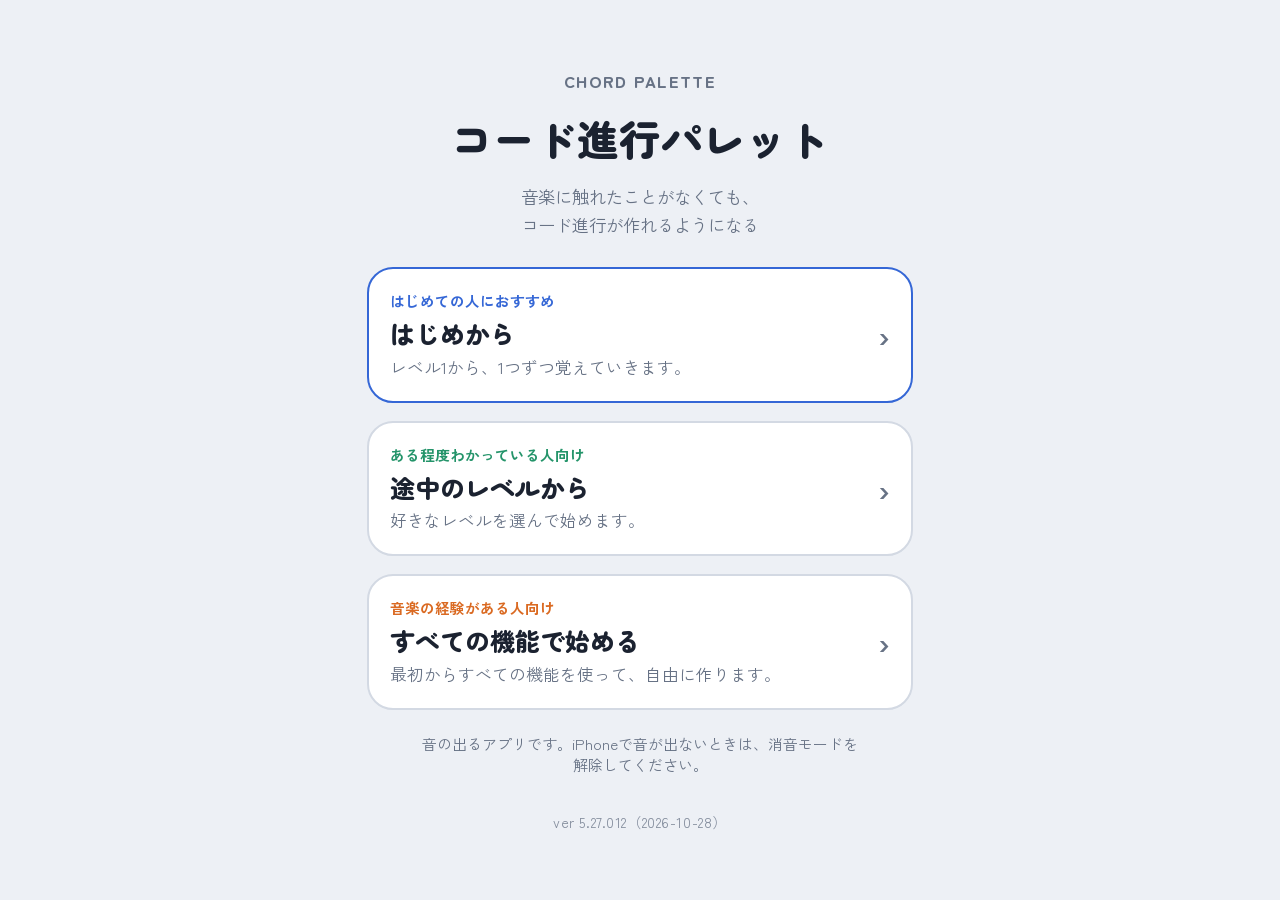
<file: index.html>
<!doctype html>
<html lang="ja">
<head>
<meta charset="utf-8">
<meta name="viewport" content="width=device-width,initial-scale=1,maximum-scale=1,user-scalable=no,viewport-fit=cover">
<style>body{margin:0}[hidden]{display:none!important}</style>
<title>コード進行パレット</title>
<script>
/* 意図しない拡大（ピンチ・ダブルタップ）を禁止。iPhone の Safari は viewport の user-scalable=no を無視するので、ジェスチャー自体を止める。
   アプリの読み込みが途中で失敗しても効くように、いちばん最初に置く。音を並べる画面の2本指の拡大（07-tracks.js）は自前で touch を見るので、これとは別に動く */
(function(){
  ['gesturestart','gesturechange','gestureend'].forEach(t=>document.addEventListener(t,e=>e.preventDefault(),{passive:false}));
  document.addEventListener('touchmove',e=>{ if(e.touches.length>1 || (e.scale!==undefined && e.scale!==1)) e.preventDefault(); },{passive:false});
  // すばやく2回目に触れたときは拡大させず、その代わりにタップ（クリック）として扱う
  let last=0;
  const tapEnd=e=>{ const now=Date.now(), quick=now-last<350; last=now;
    if(!quick || e.touches.length) return; const t=e.target; if(t.closest && t.closest('input,textarea,select,.proll')) return;
    e.preventDefault(); const c=t.isConnected && t.closest && !t.closest('.slot,.tile') && t.closest('button,a,label,[data-hear],[data-pair],[data-kd],.opt,.tc,.chip,[role=button]'); if(c) c.click(); };
  document.addEventListener('touchend',tapEnd,{passive:false});
  // 触った所が指を離す前に描き直されると（メロディの画面など）、touchend は外れた要素に届き document まで来ない。触った要素にも直接つけて受ける
  document.addEventListener('touchstart',e=>{ const t=e.target; if(t.nodeType!==1) return;
    t.addEventListener('touchend',ev=>{ if(!t.isConnected) tapEnd(ev); },{passive:false,once:true}); },{passive:true,capture:true});
  document.addEventListener('wheel',e=>{ if(e.ctrlKey) e.preventDefault(); },{passive:false});   // PCのトラックパッドのピンチ
})();
</script>
<meta name="claude:viewport-fit-sides" content="cover">
<link rel="preconnect" href="https://fonts.googleapis.com">
<link rel="preconnect" href="https://fonts.gstatic.com" crossorigin>
<link rel="stylesheet" href="https://fonts.googleapis.com/css2?family=Zen+Maru+Gothic:wght@500;700;900&family=Zen+Kaku+Gothic+New:wght@400;500;700&display=swap">
<link rel="stylesheet" href="core/style.css?v=46c48631">
</head>
<body>

<div class="app" id="app">
  <div class="top">
    <button class="iconbtn" id="menuBtn" aria-label="メニュー" style="position:relative"><span class="protag">PRO</span>
      <svg width="22" height="22" viewBox="0 0 22 22" aria-hidden="true"><path d="M3 6h16M3 11h16M3 16h16" stroke="currentColor" stroke-width="2.2" stroke-linecap="round"/></svg>
    </button>
    <h1>コード進行パレット</h1>
    <div class="badges"><button class="badge" id="keyBadge" aria-label="キーを変える">Key C</button><button class="badge" id="instBadge" aria-label="伴奏を変える">ピアノ</button></div>
  </div>

  <div class="palette" id="palette"></div>

  <div class="slotwrap">
    <div class="slothead"><span><span id="hint" class="nophrase">コードをマスへドラッグ</span></span><span class="right"><button class="moodtip" id="moodTip" hidden><span id="moodTipT">次のレベルへ</span> ›<i id="moodTipX" aria-label="とじる"><svg width="12" height="12" viewBox="0 0 18 18" aria-hidden="true" style="vertical-align:-1px"><path d="M4 4l10 10M14 4L4 14" stroke="currentColor" stroke-width="2.2" stroke-linecap="round"/></svg></i></button><b id="progName"></b></span></div>
    <div class="pages" id="pages"></div>
    <div class="gstrip" id="gstrip" aria-hidden="true"></div>
    <div class="slots" id="slots"></div>
  </div>

  <div class="lane" id="arpLane" role="button" tabindex="0" aria-label="コードの演奏を選ぶ">
    <span class="lanehead"><span id="arpLabel">コード</span> <b id="arpName"></b><svg width="12" height="12" viewBox="0 0 12 12" aria-hidden="true"><path d="M3 4.5l3 3 3-3" fill="none" stroke="currentColor" stroke-width="1.6" stroke-linecap="round"/></svg><span class="mix" data-ch="arp"><button class="mbtn" data-k="m" aria-label="ミュート"><svg width="15" height="15" viewBox="0 0 16 16" aria-hidden="true"><path d="M2.5 6h2.2L8 3.2v9.6L4.7 10H2.5z" fill="currentColor"/><path d="M10.5 6l3.5 4M14 6l-3.5 4" fill="none" stroke="currentColor" stroke-width="1.6" stroke-linecap="round"/></svg></button><button class="mbtn" data-k="s" aria-label="ソロ"><svg width="15" height="15" viewBox="0 0 16 16" aria-hidden="true"><path d="M2.8 10V8.5a5.2 5.2 0 0 1 10.4 0V10" fill="none" stroke="currentColor" stroke-width="1.6" stroke-linecap="round"/><rect x="2" y="9" width="3.2" height="4.6" rx="1.2" fill="currentColor"/><rect x="10.8" y="9" width="3.2" height="4.6" rx="1.2" fill="currentColor"/></svg></button><input type="range" min="0" max="1.5" step="0.05" value="1" aria-label="音量"></span></span>
    <canvas id="arpCv"></canvas>
  </div>
  <div class="lane" id="arp2Lane" role="button" tabindex="0" aria-label="重ねる楽器を選ぶ">
    <span class="lanehead">重ねる楽器 <b id="arp2Name"></b><svg width="12" height="12" viewBox="0 0 12 12" aria-hidden="true"><path d="M3 4.5l3 3 3-3" fill="none" stroke="currentColor" stroke-width="1.6" stroke-linecap="round"/></svg><span class="mix" data-ch="arp2"><button class="mbtn" data-k="m" aria-label="ミュート"><svg width="15" height="15" viewBox="0 0 16 16" aria-hidden="true"><path d="M2.5 6h2.2L8 3.2v9.6L4.7 10H2.5z" fill="currentColor"/><path d="M10.5 6l3.5 4M14 6l-3.5 4" fill="none" stroke="currentColor" stroke-width="1.6" stroke-linecap="round"/></svg></button><button class="mbtn" data-k="s" aria-label="ソロ"><svg width="15" height="15" viewBox="0 0 16 16" aria-hidden="true"><path d="M2.8 10V8.5a5.2 5.2 0 0 1 10.4 0V10" fill="none" stroke="currentColor" stroke-width="1.6" stroke-linecap="round"/><rect x="2" y="9" width="3.2" height="4.6" rx="1.2" fill="currentColor"/><rect x="10.8" y="9" width="3.2" height="4.6" rx="1.2" fill="currentColor"/></svg></button><input type="range" min="0" max="1.5" step="0.05" value="1" aria-label="音量"></span></span>
    <canvas id="arp2Cv"></canvas>
  </div>
  <div class="lane" id="drumLane" role="button" tabindex="0" aria-label="ドラムの演奏を選ぶ">
    <span class="lanehead">ドラム <b id="drumName"></b><svg width="12" height="12" viewBox="0 0 12 12" aria-hidden="true"><path d="M3 4.5l3 3 3-3" fill="none" stroke="currentColor" stroke-width="1.6" stroke-linecap="round"/></svg><span class="mix" data-ch="drum"><button class="mbtn" data-k="m" aria-label="ミュート"><svg width="15" height="15" viewBox="0 0 16 16" aria-hidden="true"><path d="M2.5 6h2.2L8 3.2v9.6L4.7 10H2.5z" fill="currentColor"/><path d="M10.5 6l3.5 4M14 6l-3.5 4" fill="none" stroke="currentColor" stroke-width="1.6" stroke-linecap="round"/></svg></button><button class="mbtn" data-k="s" aria-label="ソロ"><svg width="15" height="15" viewBox="0 0 16 16" aria-hidden="true"><path d="M2.8 10V8.5a5.2 5.2 0 0 1 10.4 0V10" fill="none" stroke="currentColor" stroke-width="1.6" stroke-linecap="round"/><rect x="2" y="9" width="3.2" height="4.6" rx="1.2" fill="currentColor"/><rect x="10.8" y="9" width="3.2" height="4.6" rx="1.2" fill="currentColor"/></svg></button><input type="range" min="0" max="1.5" step="0.05" value="1" aria-label="音量"></span></span>
    <canvas id="drumCv"></canvas>
  </div>
  <div class="lane" id="bassLane" role="button" tabindex="0" aria-label="ベースの演奏を選ぶ">
    <span class="lanehead">ベース <b id="bassName"></b><svg width="12" height="12" viewBox="0 0 12 12" aria-hidden="true"><path d="M3 4.5l3 3 3-3" fill="none" stroke="currentColor" stroke-width="1.6" stroke-linecap="round"/></svg><span class="mix" data-ch="bass"><button class="mbtn" data-k="m" aria-label="ミュート"><svg width="15" height="15" viewBox="0 0 16 16" aria-hidden="true"><path d="M2.5 6h2.2L8 3.2v9.6L4.7 10H2.5z" fill="currentColor"/><path d="M10.5 6l3.5 4M14 6l-3.5 4" fill="none" stroke="currentColor" stroke-width="1.6" stroke-linecap="round"/></svg></button><button class="mbtn" data-k="s" aria-label="ソロ"><svg width="15" height="15" viewBox="0 0 16 16" aria-hidden="true"><path d="M2.8 10V8.5a5.2 5.2 0 0 1 10.4 0V10" fill="none" stroke="currentColor" stroke-width="1.6" stroke-linecap="round"/><rect x="2" y="9" width="3.2" height="4.6" rx="1.2" fill="currentColor"/><rect x="10.8" y="9" width="3.2" height="4.6" rx="1.2" fill="currentColor"/></svg></button><input type="range" min="0" max="1.5" step="0.05" value="1" aria-label="音量"></span></span>
    <canvas id="bassCv"></canvas>
  </div>

  <div class="transport">
    <div class="playrow"><button class="hbtn" id="undoBtn" aria-label="もとに戻す" disabled><svg width="18" height="18" viewBox="0 0 18 18" aria-hidden="true"><path d="M6.5 4L3 7.5 6.5 11" fill="none" stroke="currentColor" stroke-width="1.9" stroke-linecap="round" stroke-linejoin="round"/><path d="M3.5 7.5h7a4 4 0 0 1 0 8H8" fill="none" stroke="currentColor" stroke-width="1.9" stroke-linecap="round"/></svg></button><button class="play" id="play" aria-label="再生"></button><button class="hbtn" id="redoBtn" aria-label="やり直す" disabled><svg style="transform:scaleX(-1)" width="18" height="18" viewBox="0 0 18 18" aria-hidden="true"><path d="M6.5 4L3 7.5 6.5 11" fill="none" stroke="currentColor" stroke-width="1.9" stroke-linecap="round" stroke-linejoin="round"/><path d="M3.5 7.5h7a4 4 0 0 1 0 8H8" fill="none" stroke="currentColor" stroke-width="1.9" stroke-linecap="round"/></svg></button></div>
    <div class="bpm">
      <label for="bpm">テンポ</label>
      <input type="range" id="bpm" min="60" max="180" step="1" value="96">
      <output id="bpmOut">96</output>
    </div>
  </div>
</div>

<div class="modepick" id="modePick" hidden role="dialog" aria-label="タイトル">
  <div class="mpin">
    <p class="mpeye">CHORD PALETTE</p>
    <h2 class="mptitle">コード進行パレット</h2>
    <p class="mpsub">音楽に触れたことがなくても、<br>コード進行が作れるようになる</p>
    <button class="mpcard cont" id="tsCont"><span class="mptx"><small>つづきから</small><b>つづきから</b><span id="tsContSub"></span></span><i>›</i></button>
    <button class="mpcard step" id="tsNew"><span class="mptx"><small>はじめての人におすすめ</small><b>はじめから</b><span id="tsNewSub">レベル1から、1つずつ覚えていきます。</span></span><i>›</i></button>
    <button class="mpcard mid" id="tsMid"><span class="mptx"><small>ある程度わかっている人向け</small><b>途中のレベルから</b><span>好きなレベルを選んで始めます。</span></span><i>›</i></button>
    <div class="tslevels" id="tsLevels" hidden></div>
    <button class="mpcard free" id="tsFree"><span class="mptx"><small>音楽の経験がある人向け</small><b>すべての機能で始める</b><span>最初からすべての機能を使って、自由に作ります。</span></span><i>›</i></button>
    <p class="mpnote">音の出るアプリです。iPhoneで音が出ないときは、消音モードを解除してください。</p>
    <p class="appver">ver 5.27.012（2026-10-28）</p>
  </div>
</div>
<div class="scrim" id="scrim"></div>
<div class="lib" id="lib" hidden role="dialog" aria-label="コード進行ライブラリ">
  <div class="libin">
    <div class="libhead"><h2>コード進行ライブラリ</h2><button class="iconbtn" id="libClose" aria-label="とじる"><svg width="18" height="18" viewBox="0 0 18 18" aria-hidden="true"><path d="M4 4l10 10M14 4L4 14" stroke="currentColor" stroke-width="2" stroke-linecap="round"/></svg></button></div>
    <input type="search" id="libQ" placeholder="名前・雰囲気・数字で探す" autocomplete="off">
    <div class="libcats" id="libCats"></div>
    <div class="libtags" id="libTags"></div>
    <p class="small libnote">再生ボタンで試し聴き、「使う」でマスに入れます（今のマスは置きかわります）。</p>
    <div class="liblist" id="libList"></div>
  </div>
</div>
<div class="tut" id="tut" hidden>
  <div class="tutbar"><div class="tutprog nophrase" id="tutDots"></div><button class="tutrev" id="tutRev"><svg width="15" height="15" viewBox="0 0 16 16" aria-hidden="true"><path d="M2 3.2c2.2-.9 4.2-.6 6 .8 1.8-1.4 3.8-1.7 6-.8v9.6c-2.2-.9-4.2-.6-6 .8-1.8-1.4-3.8-1.7-6-.8z M8 4v9.6" fill="none" stroke="currentColor" stroke-width="1.5" stroke-linejoin="round"/></svg>おさらい</button><button class="tutskip" id="tutSkip">やめる</button><div class="tp-sub nophrase" id="tpSub"></div></div>
  <div class="tutstage" id="tutStage"></div>
  <div class="tutnav"><button class="tutbtn alt" id="tutBack">もどる</button><button class="tutbtn" id="tutNext">つぎへ</button></div>
  <div class="revwrap" id="revWrap" hidden><button class="revscrim" id="revScrim" aria-label="おさらいをとじる"></button>
    <div class="revpanel" role="dialog" aria-label="おさらい"><div class="revhead"><b>おさらい</b><button id="revClose" aria-label="とじる"><svg width="14" height="14" viewBox="0 0 14 14" aria-hidden="true"><path d="M3 3l8 8M11 3l-8 8" stroke="currentColor" stroke-width="2" stroke-linecap="round"/></svg></button></div>
      <p class="revsub">このページに出てくる、前に説明した言葉です。コードはタップすると鳴ります。</p><div class="revlist" id="revList"></div><i class="revgrip"></i></div></div>
</div>
<div class="modalpop" id="moodPop" hidden><div class="popcard" role="dialog" aria-label="次のレベルの案内">
  <div class="popchips" id="moodPopChips"></div>
  <div class="popeyebrow" id="moodPopEye">NEXT</div>
  <h2 id="moodPopTitle"></h2>
  <p id="moodPopText"></p>
  <div class="popbtns"><button class="alt" id="moodPopLater">あとで</button><button id="moodPopGo">はじめる</button></div>
</div></div>
<div class="toast" id="toast" hidden></div>
<button class="updbar" id="updBar" hidden>新しいバージョンがあります　タップで更新</button>
<div class="coach" id="coach" hidden><svg class="dim" aria-hidden="true"><defs><mask id="coachMask"><rect width="100%" height="100%" fill="#fff"/><g id="coachHoles"></g></mask></defs><rect width="100%" height="100%" fill="rgba(8,12,20,.55)" mask="url(#coachMask)"/></svg><div class="bubble" id="coachBubble"><p id="coachText"></p><div class="bbtns" id="coachBtns"></div></div></div>

<aside class="drawer" id="drawer" aria-label="設定">
  <h2>設定 <button class="iconbtn" id="closeDrawer" aria-label="とじる"><svg width="18" height="18" viewBox="0 0 18 18" aria-hidden="true"><path d="M4 4l10 10M14 4L4 14" stroke="currentColor" stroke-width="2" stroke-linecap="round"/></svg></button></h2>
  <div class="sec"><h3>レベル <small id="lvCount" style="color:var(--muted);font-weight:400"></small></h3>
    <button class="lvnext" id="lvNext"></button>
    <details class="acc" id="lvAcc" style="margin-top:8px"><summary><span>レベル一覧（クリアしたレベルは見返せます）</span><svg width="12" height="12" viewBox="0 0 12 12" aria-hidden="true"><path d="M3 4.5l3 3 3-3" fill="none" stroke="currentColor" stroke-width="1.6" stroke-linecap="round"/></svg></summary><div class="acclist" id="levelList"></div></details>
    <button class="chip" id="toTitle" style="align-self:flex-start">タイトル画面へ</button></div>
  <div class="sec"><h3>キー</h3><div class="keys" id="keyChips"></div></div>
  <div class="sec"><h3>小節数</h3><div class="chips" id="barChips"></div></div>
  <div class="sec" id="lenSec"><h3>コードの切り替え（1マスの長さ）</h3><div class="chips" id="lenChips"></div>
    <p class="small" id="lenNote"></p></div>
  <div class="sec"><h3>コードの表示</h3><div class="chips" id="labelChips"></div>
    <h3 style="margin-top:12px">数字の書き方</h3><div class="chips" id="numChips"></div></div>
  <div class="sec"><h3>進行ガイド</h3><div class="chips" id="guideChips"></div>
    <p class="small">マスの上に、役割の流れ（T・S・D）と、お手本どおりかを表示します。</p></div>
  <div class="sec"><h3>色の意味</h3>
    <div class="legend">
      <span class="T"><b>T</b>トニック：落ち着く・帰ってくる場所</span>
      <span class="S"><b>S</b>サブドミナント：広がる・動き出す</span>
      <span class="D"><b>D</b>ドミナント：緊張してTに戻りたくなる</span>
    </div>
    <p class="small" style="margin:6px 0 0">右上の ( ) は「ときどきその役割にもなる」という意味です。</p>
  </div>
  <div class="sec"><h3>コード進行ライブラリ</h3><button class="chip main" id="libOpen">有名な進行から探す</button><p class="small" style="margin:6px 0 0">定番の進行を、名前や雰囲気で探して使えます。レベルが上がると増えます。</p></div>
  <div class="sec"><h3>PRO</h3><div class="chips" id="proChips"></div>
    <p class="small">パレットにないコード（sus4・分数コードなど）を作れます。置いたコードを2回タップすると開きます。<br>伴奏の帯をタップすると「トラック」の画面が開き、演奏・楽器・音量などを細かく変えられます。</p></div>
  <p class="small" id="accNote">伴奏の帯をタップすると、伴奏スタイルと楽器・ドラムの音・ベースを選べます。</p>
  <p class="small">iPhoneで音が出ないときは、消音モードを解除してください。</p>
  <div class="sec"><h3>曲を書き出す</h3>
    <div class="chips"><button class="chip" id="expAudio">音声ファイル</button><button class="chip" id="expMidi">MIDIファイル</button><button class="chip" id="shareNow">共有リンク</button></div>
    <p class="small" style="margin:6px 0 0" id="expNote">音声ファイルは、1周再生しながら録音します。共有リンクを開いた人の進み具合や設定は変わりません。</p>
    <div id="shareBox"></div></div>
  <div class="sec"><h3>セーブデータ</h3>
    <div class="chips"><button class="chip main" id="saveExport">セーブデータを保存</button><button class="chip" id="saveImport">セーブデータを読み込む</button></div>
    <input type="file" id="saveFile" accept=".json,application/json" hidden>
    <p class="small" style="margin:6px 0 0">進み具合・曲・設定を、まるごと1つのファイルに保存します。別の端末でも読み込めます。</p>
    <details class="acc" id="songAcc" style="margin-top:8px" hidden><summary><span>保存した進行</span><svg width="12" height="12" viewBox="0 0 12 12" aria-hidden="true"><path d="M3 4.5l3 3 3-3" fill="none" stroke="currentColor" stroke-width="1.6" stroke-linecap="round"/></svg></summary><div class="songlist" id="songList"></div></details></div>
  <div class="sec"><h3>リセット</h3>
    <div class="chips"><button class="chip" id="resetSlots">マスを空にする</button><button class="chip" id="resetAll">設定もぜんぶ最初に戻す</button></div>
    <p class="small" style="margin:0">セーブデータとマイ演奏は消えません。</p></div>
  <p class="appver">ver 5.27.012（2026-10-28）</p>
</aside>

<div class="sheet" id="varSheet" role="dialog" aria-label="コードのバリエーション">
  <h2><span id="varTitle">バリエーション</span><button class="iconbtn" id="closeVar" aria-label="とじる"><svg width="18" height="18" viewBox="0 0 18 18" aria-hidden="true"><path d="M4 4l10 10M14 4L4 14" stroke="currentColor" stroke-width="2" stroke-linecap="round"/></svg></button></h2>
  <div class="varopts" id="varOpts"></div>
  <div id="varWheels" hidden><div class="varnow" id="varNow"></div>
    <div class="varcols"><div class="edcol"><h3>響き</h3><div class="wheel"><div class="edlist" id="varKind"></div></div></div>
      <div class="edcol"><h3>ベース（いちばん低い音）</h3><div class="wheel"><div class="edlist" id="varBassW"></div></div></div></div></div>
  <p class="pnote">タップすると響きを試せます。右上の文字は役割（T・S・D）です。</p>
</div>
<div class="sheet" id="edSheet" role="dialog" aria-label="コードを編集">
  <h2><span id="edTitle"></span><button class="iconbtn" id="closeEd" aria-label="とじる"><svg width="18" height="18" viewBox="0 0 18 18" aria-hidden="true"><path d="M4 4l10 10M14 4L4 14" stroke="currentColor" stroke-width="2" stroke-linecap="round"/></svg></button></h2>
  <div class="edtabs" id="edTabs"></div>
  <div class="edhead"><span class="edname" id="edName"></span><span class="edsub" id="edSub"></span>
    <button class="chip" id="edPlay">試し弾き</button><button class="chip" id="edReset">もとに戻す</button></div>
  <div class="sheetsec"><h3>コードを変える拍（いくつでも）</h3><div class="chips" id="edBeat"></div></div>
  <div class="sheetsec" id="edAntSec"><h3>このコードに入るタイミング（食い・後ろ倒し）</h3><div class="chips" id="edAnt"></div></div>
  <div class="edcols">
    <div class="edcol"><h3>ルート</h3><div class="wheel"><div class="edlist" id="edRoot"></div></div></div>
    <div class="edcol"><h3>種類</h3><div class="wheel"><div class="edlist" id="edQual"></div></div></div>
    <div class="edcol"><h3>追加の音</h3><div class="wheel"><div class="edlist" id="edExt"></div></div></div>
    <div class="edcol"><h3>ベース</h3><div class="wheel"><div class="edlist" id="edBass"></div></div></div>
  </div>
</div>
<div class="sheet" id="patSheet" role="dialog" aria-label="演奏を編集">
  <h2><span id="patTitle"></span><button class="iconbtn" id="closePat" aria-label="とじる"><svg width="18" height="18" viewBox="0 0 18 18" aria-hidden="true"><path d="M4 4l10 10M14 4L4 14" stroke="currentColor" stroke-width="2" stroke-linecap="round"/></svg></button></h2>
  <div class="prow" style="margin-bottom:10px"><input id="patName" class="pname" maxlength="16" aria-label="演奏の名前"><button class="chip hb" id="patUndo" aria-label="もとに戻す" disabled><svg width="18" height="18" viewBox="0 0 18 18" aria-hidden="true"><path d="M6.5 4L3 7.5 6.5 11" fill="none" stroke="currentColor" stroke-width="1.9" stroke-linecap="round" stroke-linejoin="round"/><path d="M3.5 7.5h7a4 4 0 0 1 0 8H8" fill="none" stroke="currentColor" stroke-width="1.9" stroke-linecap="round"/></svg></button><button class="chip hb" id="patRedo" aria-label="やり直す" disabled><svg style="transform:scaleX(-1)" width="18" height="18" viewBox="0 0 18 18" aria-hidden="true"><path d="M6.5 4L3 7.5 6.5 11" fill="none" stroke="currentColor" stroke-width="1.9" stroke-linecap="round" stroke-linejoin="round"/><path d="M3.5 7.5h7a4 4 0 0 1 0 8H8" fill="none" stroke="currentColor" stroke-width="1.9" stroke-linecap="round"/></svg></button><button class="chip" id="patNew">＋ 新規</button><button class="chip" id="patDup">複製</button></div>
  <p class="pnote" id="patHelp"></p>
  <div class="pgrid" id="patGrid"></div>
  <div class="prow" style="margin:8px 0 6px"><button class="chip main" id="patPlay">再生／停止</button></div>
  <div class="sheetsec"><h3 id="patOptTitle"></h3><div class="chips" id="patOptChips"></div>
    <details class="acc" id="patMoreAcc" style="margin-top:12px"><summary><span>細かい設定（リズム・タイミングなど）</span><svg width="12" height="12" viewBox="0 0 12 12" aria-hidden="true"><path d="M3 4.5l3 3 3-3" fill="none" stroke="currentColor" stroke-width="1.6" stroke-linecap="round"/></svg></summary><div id="patOptMore"></div></details></div>
  <div class="prow"><button class="chip" id="patClear">ぜんぶ削除</button><button class="chip" id="patDel">この演奏を削除</button></div>
</div>
<div class="sheet" id="sheet" role="dialog" aria-label="演奏を選ぶ">
  <h2><span id="sheetTitle"></span><button class="iconbtn" id="closeSheet" aria-label="とじる"><svg width="18" height="18" viewBox="0 0 18 18" aria-hidden="true"><path d="M4 4l10 10M14 4L4 14" stroke="currentColor" stroke-width="2" stroke-linecap="round"/></svg></button></h2>
  <div class="proedit"><button class="chip" id="patEditBtn">演奏を編集</button><button class="chip" id="patNewBtn">＋ 新しく作る</button><small id="patHint"></small></div>
  <h3 class="sheeth3">演奏</h3>
  <div class="opts" id="opts"></div>
  <div class="sheetsec" id="keepSec" hidden style="margin-top:14px"><h3>伴奏スタイルを変えたとき</h3><div id="keepChips"></div></div>
  <div class="sheetsec" style="margin-top:16px"><h3 id="soundTitle"></h3><div class="chips" id="soundChips"></div></div>
  <div class="sheetsec" id="rangeSec" hidden><h3 id="rangeTitle">音域</h3>
    <p class="small" style="margin:0 0 6px">和音を弾く高さの範囲を選びます。</p>
    <div class="rangerow" id="rhRow"><b id="rhLab">右手</b><input type="range" id="rhKb" step="1"><output id="rhOut"></output><button class="chip" id="rhReset">標準</button></div>
    <div class="rangerow" id="lhRow"><b>左手</b><input type="range" id="lhKb" step="1"><output id="lhOut"></output><button class="chip" id="lhReset">標準</button></div></div>
  <div class="sheetsec" id="wideSec" hidden><h3>左右の広がり</h3><div class="chips" id="wideChips"></div><p class="small" style="margin:6px 0 0">音を左右に振り分けて、広がりのある響きにします。</p></div>
  <div class="sheetsec" id="part2Sec" hidden><h3>重ねる楽器</h3><div class="chips" id="p2Pat"></div><div id="p2InstWrap" hidden><h3 style="margin-top:12px">楽器</h3><div class="chips" id="p2Inst"></div></div></div>
  <div class="sheetsec" id="kitSec" hidden><h3>ドラムの音</h3><div class="chips" id="kitChips2"></div></div>
  <div class="sheetsec" id="fillSec"><h3>フィルイン（4小節ごとにおかずとシンバル）</h3><div class="chips" id="fillChips"></div><h3>ベース</h3><div class="chips" id="bassSndChips"></div></div>
</div>

<script src="core/js/01-music.js?v=28c1b060"></script>
<script src="core/js/02-mypattern.js?v=146890c2"></script>
<script src="core/js/03-ui.js?v=1d8018e2"></script>
<script src="core/js/04-audio.js?v=596e3ac2"></script>
<script src="core/js/05-tutorial.js?v=c2c379a9"></script>
<script src="core/js/06-save.js?v=2892d098"></script>
<script src="core/js/07-tracks.js?v=ca8d3c38"></script>
<script src="core/js/09-phrase.js?v=47f99bd0"></script>
<script src="core/js/10-pated.js?v=c9de733f"></script>
<script src="core/js/12-songs.js?v=92349446"></script>
</body>
</html>
</file>
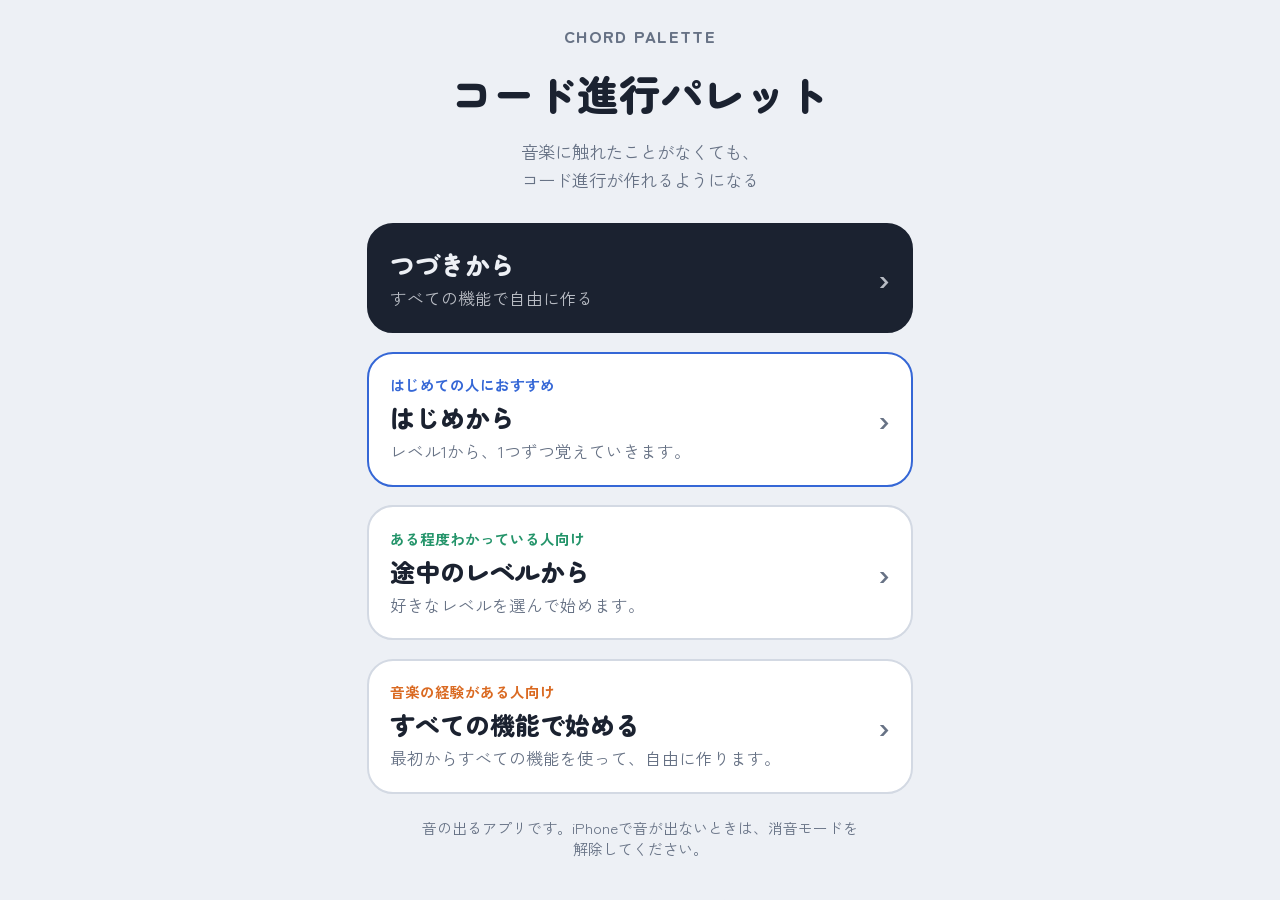
<file: beta/index.html>
<!doctype html>
<html lang="ja">
<head>
<meta charset="utf-8">
<meta name="viewport" content="width=device-width,initial-scale=1,maximum-scale=1,user-scalable=no,viewport-fit=cover">
<style>body{margin:0}[hidden]{display:none!important}</style>
<title>コード進行パレット β</title>
<script>
/* 意図しない拡大（ピンチ・ダブルタップ）を禁止。iPhone の Safari は viewport の user-scalable=no を無視するので、ジェスチャー自体を止める。
   アプリの読み込みが途中で失敗しても効くように、いちばん最初に置く。音を並べる画面の2本指の拡大（07-tracks.js）は自前で touch を見るので、これとは別に動く */
(function(){
  ['gesturestart','gesturechange','gestureend'].forEach(t=>document.addEventListener(t,e=>e.preventDefault(),{passive:false}));
  document.addEventListener('touchmove',e=>{ if(e.touches.length>1 || (e.scale!==undefined && e.scale!==1)) e.preventDefault(); },{passive:false});
  // すばやく2回目に触れたときは拡大させず、その代わりにタップ（クリック）として扱う
  let last=0;
  const tapEnd=e=>{ const now=Date.now(), quick=now-last<350; last=now;
    if(!quick || e.touches.length) return; const t=e.target; if(t.closest && t.closest('input,textarea,select,.proll')) return;
    e.preventDefault(); const c=t.isConnected && t.closest && !t.closest('.slot,.tile') && t.closest('button,a,label,[data-hear],[data-pair],[data-kd],.opt,.tc,.chip,[role=button]'); if(c) c.click(); };
  document.addEventListener('touchend',tapEnd,{passive:false});
  // 触った所が指を離す前に描き直されると（メロディの画面など）、touchend は外れた要素に届き document まで来ない。触った要素にも直接つけて受ける
  document.addEventListener('touchstart',e=>{ const t=e.target; if(t.nodeType!==1) return;
    t.addEventListener('touchend',ev=>{ if(!t.isConnected) tapEnd(ev); },{passive:false,once:true}); },{passive:true,capture:true});
  document.addEventListener('wheel',e=>{ if(e.ctrlKey) e.preventDefault(); },{passive:false});   // PCのトラックパッドのピンチ
})();
</script>
<meta name="claude:viewport-fit-sides" content="cover">
<link rel="preconnect" href="https://fonts.googleapis.com">
<link rel="preconnect" href="https://fonts.gstatic.com" crossorigin>
<link rel="stylesheet" href="https://fonts.googleapis.com/css2?family=Zen+Maru+Gothic:wght@500;700;900&family=Zen+Kaku+Gothic+New:wght@400;500;700&display=swap">
<link rel="stylesheet" href="../core/style.css?v=46c48631">
<link rel="stylesheet" href="core/beta.css?v=8783eef2">
</head>
<body>

<div class="app" id="app">
  <div class="top">
    <button class="iconbtn" id="menuBtn" aria-label="メニュー" style="position:relative"><span class="protag">PRO</span>
      <svg width="22" height="22" viewBox="0 0 22 22" aria-hidden="true"><path d="M3 6h16M3 11h16M3 16h16" stroke="currentColor" stroke-width="2.2" stroke-linecap="round"/></svg>
    </button>
    <h1>コード進行パレット<small style="font-size:.55em;margin-left:4px;color:var(--d)">β</small></h1>
    <div class="badges"><button class="badge" id="keyBadge" aria-label="キーを変える">Key C</button><button class="badge" id="instBadge" aria-label="伴奏を変える">ピアノ</button></div>
  </div>

  <div class="palette" id="palette"></div>

  <div class="slotwrap">
    <div class="slothead"><span><span id="hint" class="nophrase">コードをマスへドラッグ</span></span><span class="right"><button class="moodtip" id="moodTip" hidden><span id="moodTipT">次のレベルへ</span> ›<i id="moodTipX" aria-label="とじる"><svg width="12" height="12" viewBox="0 0 18 18" aria-hidden="true" style="vertical-align:-1px"><path d="M4 4l10 10M14 4L4 14" stroke="currentColor" stroke-width="2.2" stroke-linecap="round"/></svg></i></button><b id="progName"></b></span></div>
    <div class="pages" id="pages"></div>
    <div class="gstrip" id="gstrip" aria-hidden="true"></div>
    <div class="slots" id="slots"></div>
  </div>

  <div class="lane" id="arpLane" role="button" tabindex="0" aria-label="コードの演奏を選ぶ">
    <span class="lanehead"><span id="arpLabel">コード</span> <b id="arpName"></b><svg width="12" height="12" viewBox="0 0 12 12" aria-hidden="true"><path d="M3 4.5l3 3 3-3" fill="none" stroke="currentColor" stroke-width="1.6" stroke-linecap="round"/></svg><span class="mix" data-ch="arp"><button class="mbtn" data-k="m" aria-label="ミュート"><svg width="15" height="15" viewBox="0 0 16 16" aria-hidden="true"><path d="M2.5 6h2.2L8 3.2v9.6L4.7 10H2.5z" fill="currentColor"/><path d="M10.5 6l3.5 4M14 6l-3.5 4" fill="none" stroke="currentColor" stroke-width="1.6" stroke-linecap="round"/></svg></button><button class="mbtn" data-k="s" aria-label="ソロ"><svg width="15" height="15" viewBox="0 0 16 16" aria-hidden="true"><path d="M2.8 10V8.5a5.2 5.2 0 0 1 10.4 0V10" fill="none" stroke="currentColor" stroke-width="1.6" stroke-linecap="round"/><rect x="2" y="9" width="3.2" height="4.6" rx="1.2" fill="currentColor"/><rect x="10.8" y="9" width="3.2" height="4.6" rx="1.2" fill="currentColor"/></svg></button><input type="range" min="0" max="1.5" step="0.05" value="1" aria-label="音量"></span></span>
    <canvas id="arpCv"></canvas>
  </div>
  <div class="lane" id="arp2Lane" role="button" tabindex="0" aria-label="重ねる楽器を選ぶ">
    <span class="lanehead">重ねる楽器 <b id="arp2Name"></b><svg width="12" height="12" viewBox="0 0 12 12" aria-hidden="true"><path d="M3 4.5l3 3 3-3" fill="none" stroke="currentColor" stroke-width="1.6" stroke-linecap="round"/></svg><span class="mix" data-ch="arp2"><button class="mbtn" data-k="m" aria-label="ミュート"><svg width="15" height="15" viewBox="0 0 16 16" aria-hidden="true"><path d="M2.5 6h2.2L8 3.2v9.6L4.7 10H2.5z" fill="currentColor"/><path d="M10.5 6l3.5 4M14 6l-3.5 4" fill="none" stroke="currentColor" stroke-width="1.6" stroke-linecap="round"/></svg></button><button class="mbtn" data-k="s" aria-label="ソロ"><svg width="15" height="15" viewBox="0 0 16 16" aria-hidden="true"><path d="M2.8 10V8.5a5.2 5.2 0 0 1 10.4 0V10" fill="none" stroke="currentColor" stroke-width="1.6" stroke-linecap="round"/><rect x="2" y="9" width="3.2" height="4.6" rx="1.2" fill="currentColor"/><rect x="10.8" y="9" width="3.2" height="4.6" rx="1.2" fill="currentColor"/></svg></button><input type="range" min="0" max="1.5" step="0.05" value="1" aria-label="音量"></span></span>
    <canvas id="arp2Cv"></canvas>
  </div>
  <div class="lane" id="drumLane" role="button" tabindex="0" aria-label="ドラムの演奏を選ぶ">
    <span class="lanehead">ドラム <b id="drumName"></b><svg width="12" height="12" viewBox="0 0 12 12" aria-hidden="true"><path d="M3 4.5l3 3 3-3" fill="none" stroke="currentColor" stroke-width="1.6" stroke-linecap="round"/></svg><span class="mix" data-ch="drum"><button class="mbtn" data-k="m" aria-label="ミュート"><svg width="15" height="15" viewBox="0 0 16 16" aria-hidden="true"><path d="M2.5 6h2.2L8 3.2v9.6L4.7 10H2.5z" fill="currentColor"/><path d="M10.5 6l3.5 4M14 6l-3.5 4" fill="none" stroke="currentColor" stroke-width="1.6" stroke-linecap="round"/></svg></button><button class="mbtn" data-k="s" aria-label="ソロ"><svg width="15" height="15" viewBox="0 0 16 16" aria-hidden="true"><path d="M2.8 10V8.5a5.2 5.2 0 0 1 10.4 0V10" fill="none" stroke="currentColor" stroke-width="1.6" stroke-linecap="round"/><rect x="2" y="9" width="3.2" height="4.6" rx="1.2" fill="currentColor"/><rect x="10.8" y="9" width="3.2" height="4.6" rx="1.2" fill="currentColor"/></svg></button><input type="range" min="0" max="1.5" step="0.05" value="1" aria-label="音量"></span></span>
    <canvas id="drumCv"></canvas>
  </div>
  <div class="lane" id="bassLane" role="button" tabindex="0" aria-label="ベースの演奏を選ぶ">
    <span class="lanehead">ベース <b id="bassName"></b><svg width="12" height="12" viewBox="0 0 12 12" aria-hidden="true"><path d="M3 4.5l3 3 3-3" fill="none" stroke="currentColor" stroke-width="1.6" stroke-linecap="round"/></svg><span class="mix" data-ch="bass"><button class="mbtn" data-k="m" aria-label="ミュート"><svg width="15" height="15" viewBox="0 0 16 16" aria-hidden="true"><path d="M2.5 6h2.2L8 3.2v9.6L4.7 10H2.5z" fill="currentColor"/><path d="M10.5 6l3.5 4M14 6l-3.5 4" fill="none" stroke="currentColor" stroke-width="1.6" stroke-linecap="round"/></svg></button><button class="mbtn" data-k="s" aria-label="ソロ"><svg width="15" height="15" viewBox="0 0 16 16" aria-hidden="true"><path d="M2.8 10V8.5a5.2 5.2 0 0 1 10.4 0V10" fill="none" stroke="currentColor" stroke-width="1.6" stroke-linecap="round"/><rect x="2" y="9" width="3.2" height="4.6" rx="1.2" fill="currentColor"/><rect x="10.8" y="9" width="3.2" height="4.6" rx="1.2" fill="currentColor"/></svg></button><input type="range" min="0" max="1.5" step="0.05" value="1" aria-label="音量"></span></span>
    <canvas id="bassCv"></canvas>
  </div>

  <div class="transport">
    <div class="playrow"><button class="hbtn" id="undoBtn" aria-label="もとに戻す" disabled><svg width="18" height="18" viewBox="0 0 18 18" aria-hidden="true"><path d="M6.5 4L3 7.5 6.5 11" fill="none" stroke="currentColor" stroke-width="1.9" stroke-linecap="round" stroke-linejoin="round"/><path d="M3.5 7.5h7a4 4 0 0 1 0 8H8" fill="none" stroke="currentColor" stroke-width="1.9" stroke-linecap="round"/></svg></button><button class="play" id="play" aria-label="再生"></button><button class="hbtn" id="redoBtn" aria-label="やり直す" disabled><svg style="transform:scaleX(-1)" width="18" height="18" viewBox="0 0 18 18" aria-hidden="true"><path d="M6.5 4L3 7.5 6.5 11" fill="none" stroke="currentColor" stroke-width="1.9" stroke-linecap="round" stroke-linejoin="round"/><path d="M3.5 7.5h7a4 4 0 0 1 0 8H8" fill="none" stroke="currentColor" stroke-width="1.9" stroke-linecap="round"/></svg></button></div>
    <div class="bpm">
      <label for="bpm">テンポ</label>
      <input type="range" id="bpm" min="60" max="180" step="1" value="96">
      <output id="bpmOut">96</output>
    </div>
  </div>
</div>

<div class="modepick" id="modePick" hidden role="dialog" aria-label="タイトル">
  <div class="mpin">
    <p class="mpeye">CHORD PALETTE</p>
    <h2 class="mptitle">コード進行パレット</h2>
    <p class="mpsub">音楽に触れたことがなくても、<br>コード進行が作れるようになる</p>
    <button class="mpcard cont" id="tsCont"><span class="mptx"><small>つづきから</small><b>つづきから</b><span id="tsContSub"></span></span><i>›</i></button>
    <button class="mpcard step" id="tsNew"><span class="mptx"><small>はじめての人におすすめ</small><b>はじめから</b><span id="tsNewSub">レベル1から、1つずつ覚えていきます。</span></span><i>›</i></button>
    <button class="mpcard mid" id="tsMid"><span class="mptx"><small>ある程度わかっている人向け</small><b>途中のレベルから</b><span>好きなレベルを選んで始めます。</span></span><i>›</i></button>
    <div class="tslevels" id="tsLevels" hidden></div>
    <button class="mpcard free" id="tsFree"><span class="mptx"><small>音楽の経験がある人向け</small><b>すべての機能で始める</b><span>最初からすべての機能を使って、自由に作ります。</span></span><i>›</i></button>
    <p class="mpnote">音の出るアプリです。iPhoneで音が出ないときは、消音モードを解除してください。</p>
    <p class="appver">ver 5.27.012-β1（2026-10-28）</p>
  </div>
</div>
<div class="scrim" id="scrim"></div>
<div class="lib" id="lib" hidden role="dialog" aria-label="コード進行ライブラリ">
  <div class="libin">
    <div class="libhead"><h2>コード進行ライブラリ</h2><button class="iconbtn" id="libClose" aria-label="とじる"><svg width="18" height="18" viewBox="0 0 18 18" aria-hidden="true"><path d="M4 4l10 10M14 4L4 14" stroke="currentColor" stroke-width="2" stroke-linecap="round"/></svg></button></div>
    <input type="search" id="libQ" placeholder="名前・雰囲気・数字で探す" autocomplete="off">
    <div class="libcats" id="libCats"></div>
    <div class="libtags" id="libTags"></div>
    <p class="small libnote">再生ボタンで試し聴き、「使う」でマスに入れます（今のマスは置きかわります）。</p>
    <div class="liblist" id="libList"></div>
  </div>
</div>
<div class="tut" id="tut" hidden>
  <div class="tutbar"><div class="tutprog nophrase" id="tutDots"></div><button class="tutrev" id="tutRev"><svg width="15" height="15" viewBox="0 0 16 16" aria-hidden="true"><path d="M2 3.2c2.2-.9 4.2-.6 6 .8 1.8-1.4 3.8-1.7 6-.8v9.6c-2.2-.9-4.2-.6-6 .8-1.8-1.4-3.8-1.7-6-.8z M8 4v9.6" fill="none" stroke="currentColor" stroke-width="1.5" stroke-linejoin="round"/></svg>おさらい</button><button class="tutskip" id="tutSkip">やめる</button><div class="tp-sub nophrase" id="tpSub"></div></div>
  <div class="tutstage" id="tutStage"></div>
  <div class="tutnav"><button class="tutbtn alt" id="tutBack">もどる</button><button class="tutbtn" id="tutNext">つぎへ</button></div>
  <div class="revwrap" id="revWrap" hidden><button class="revscrim" id="revScrim" aria-label="おさらいをとじる"></button>
    <div class="revpanel" role="dialog" aria-label="おさらい"><div class="revhead"><b>おさらい</b><button id="revClose" aria-label="とじる"><svg width="14" height="14" viewBox="0 0 14 14" aria-hidden="true"><path d="M3 3l8 8M11 3l-8 8" stroke="currentColor" stroke-width="2" stroke-linecap="round"/></svg></button></div>
      <p class="revsub">このページに出てくる、前に説明した言葉です。コードはタップすると鳴ります。</p><div class="revlist" id="revList"></div><i class="revgrip"></i></div></div>
</div>
<div class="modalpop" id="moodPop" hidden><div class="popcard" role="dialog" aria-label="次のレベルの案内">
  <div class="popchips" id="moodPopChips"></div>
  <div class="popeyebrow" id="moodPopEye">NEXT</div>
  <h2 id="moodPopTitle"></h2>
  <p id="moodPopText"></p>
  <div class="popbtns"><button class="alt" id="moodPopLater">あとで</button><button id="moodPopGo">はじめる</button></div>
</div></div>
<div class="toast" id="toast" hidden></div>
<button class="updbar" id="updBar" hidden>新しいバージョンがあります　タップで更新</button>
<div class="coach" id="coach" hidden><svg class="dim" aria-hidden="true"><defs><mask id="coachMask"><rect width="100%" height="100%" fill="#fff"/><g id="coachHoles"></g></mask></defs><rect width="100%" height="100%" fill="rgba(8,12,20,.55)" mask="url(#coachMask)"/></svg><div class="bubble" id="coachBubble"><p id="coachText"></p><div class="bbtns" id="coachBtns"></div></div></div>

<aside class="drawer" id="drawer" aria-label="設定">
  <h2>設定 <button class="iconbtn" id="closeDrawer" aria-label="とじる"><svg width="18" height="18" viewBox="0 0 18 18" aria-hidden="true"><path d="M4 4l10 10M14 4L4 14" stroke="currentColor" stroke-width="2" stroke-linecap="round"/></svg></button></h2>
  <div class="sec"><h3>レベル <small id="lvCount" style="color:var(--muted);font-weight:400"></small></h3>
    <button class="lvnext" id="lvNext"></button>
    <details class="acc" id="lvAcc" style="margin-top:8px"><summary><span>レベル一覧（クリアしたレベルは見返せます）</span><svg width="12" height="12" viewBox="0 0 12 12" aria-hidden="true"><path d="M3 4.5l3 3 3-3" fill="none" stroke="currentColor" stroke-width="1.6" stroke-linecap="round"/></svg></summary><div class="acclist" id="levelList"></div></details>
    <button class="chip" id="toTitle" style="align-self:flex-start">タイトル画面へ</button></div>
  <div class="sec"><h3>キー</h3><div class="keys" id="keyChips"></div></div>
  <div class="sec"><h3>小節数</h3><div class="chips" id="barChips"></div></div>
  <div class="sec" id="lenSec"><h3>コードの切り替え（1マスの長さ）</h3><div class="chips" id="lenChips"></div>
    <p class="small" id="lenNote"></p></div>
  <div class="sec"><h3>コードの表示</h3><div class="chips" id="labelChips"></div>
    <h3 style="margin-top:12px">数字の書き方</h3><div class="chips" id="numChips"></div></div>
  <div class="sec"><h3>進行ガイド</h3><div class="chips" id="guideChips"></div>
    <p class="small">マスの上に、役割の流れ（T・S・D）と、お手本どおりかを表示します。</p></div>
  <div class="sec"><h3>色の意味</h3>
    <div class="legend">
      <span class="T"><b>T</b>トニック：落ち着く・帰ってくる場所</span>
      <span class="S"><b>S</b>サブドミナント：広がる・動き出す</span>
      <span class="D"><b>D</b>ドミナント：緊張してTに戻りたくなる</span>
    </div>
    <p class="small" style="margin:6px 0 0">右上の ( ) は「ときどきその役割にもなる」という意味です。</p>
  </div>
  <div class="sec"><h3>コード進行ライブラリ</h3><button class="chip main" id="libOpen">有名な進行から探す</button><p class="small" style="margin:6px 0 0">定番の進行を、名前や雰囲気で探して使えます。レベルが上がると増えます。</p></div>
  <div class="sec"><h3>PRO</h3><div class="chips" id="proChips"></div>
    <p class="small">パレットにないコード（sus4・分数コードなど）を作れます。置いたコードを2回タップすると開きます。<br>伴奏の帯をタップすると「トラック」の画面が開き、演奏・楽器・音量などを細かく変えられます。</p></div>
  <p class="small" id="accNote">伴奏の帯をタップすると、伴奏スタイルと楽器・ドラムの音・ベースを選べます。</p>
  <p class="small">iPhoneで音が出ないときは、消音モードを解除してください。</p>
  <div class="sec"><h3>曲を書き出す</h3>
    <div class="chips"><button class="chip" id="expAudio">音声ファイル</button><button class="chip" id="expMidi">MIDIファイル</button><button class="chip" id="shareNow">共有リンク</button></div>
    <p class="small" style="margin:6px 0 0" id="expNote">音声ファイルは、1周再生しながら録音します。共有リンクを開いた人の進み具合や設定は変わりません。</p>
    <div id="shareBox"></div></div>
  <div class="sec"><h3>セーブデータ</h3>
    <div class="chips"><button class="chip main" id="saveExport">セーブデータを保存</button><button class="chip" id="saveImport">セーブデータを読み込む</button></div>
    <input type="file" id="saveFile" accept=".json,application/json" hidden>
    <p class="small" style="margin:6px 0 0">進み具合・曲・設定を、まるごと1つのファイルに保存します。別の端末でも読み込めます。</p>
    <details class="acc" id="songAcc" style="margin-top:8px" hidden><summary><span>保存した進行</span><svg width="12" height="12" viewBox="0 0 12 12" aria-hidden="true"><path d="M3 4.5l3 3 3-3" fill="none" stroke="currentColor" stroke-width="1.6" stroke-linecap="round"/></svg></summary><div class="songlist" id="songList"></div></details></div>
  <div class="sec"><h3>リセット</h3>
    <div class="chips"><button class="chip" id="resetSlots">マスを空にする</button><button class="chip" id="resetAll">設定もぜんぶ最初に戻す</button></div>
    <p class="small" style="margin:0">セーブデータとマイ演奏は消えません。</p></div>
  <p class="appver">ver 5.27.012-β1（2026-10-28）</p>
</aside>

<div class="sheet" id="varSheet" role="dialog" aria-label="コードのバリエーション">
  <h2><span id="varTitle">バリエーション</span><button class="iconbtn" id="closeVar" aria-label="とじる"><svg width="18" height="18" viewBox="0 0 18 18" aria-hidden="true"><path d="M4 4l10 10M14 4L4 14" stroke="currentColor" stroke-width="2" stroke-linecap="round"/></svg></button></h2>
  <div class="varopts" id="varOpts"></div>
  <div id="varWheels" hidden><div class="varnow" id="varNow"></div>
    <div class="varcols"><div class="edcol"><h3>響き</h3><div class="wheel"><div class="edlist" id="varKind"></div></div></div>
      <div class="edcol"><h3>ベース（いちばん低い音）</h3><div class="wheel"><div class="edlist" id="varBassW"></div></div></div></div></div>
  <p class="pnote">タップすると響きを試せます。右上の文字は役割（T・S・D）です。</p>
</div>
<div class="sheet" id="edSheet" role="dialog" aria-label="コードを編集">
  <h2><span id="edTitle"></span><button class="iconbtn" id="closeEd" aria-label="とじる"><svg width="18" height="18" viewBox="0 0 18 18" aria-hidden="true"><path d="M4 4l10 10M14 4L4 14" stroke="currentColor" stroke-width="2" stroke-linecap="round"/></svg></button></h2>
  <div class="edtabs" id="edTabs"></div>
  <div class="edhead"><span class="edname" id="edName"></span><span class="edsub" id="edSub"></span>
    <button class="chip" id="edPlay">試し弾き</button><button class="chip" id="edReset">もとに戻す</button></div>
  <div class="sheetsec"><h3>コードを変える拍（いくつでも）</h3><div class="chips" id="edBeat"></div></div>
  <div class="sheetsec" id="edAntSec"><h3>このコードに入るタイミング（食い・後ろ倒し）</h3><div class="chips" id="edAnt"></div></div>
  <div class="edcols">
    <div class="edcol"><h3>ルート</h3><div class="wheel"><div class="edlist" id="edRoot"></div></div></div>
    <div class="edcol"><h3>種類</h3><div class="wheel"><div class="edlist" id="edQual"></div></div></div>
    <div class="edcol"><h3>追加の音</h3><div class="wheel"><div class="edlist" id="edExt"></div></div></div>
    <div class="edcol"><h3>ベース</h3><div class="wheel"><div class="edlist" id="edBass"></div></div></div>
  </div>
</div>
<div class="sheet" id="patSheet" role="dialog" aria-label="演奏を編集">
  <h2><span id="patTitle"></span><button class="iconbtn" id="closePat" aria-label="とじる"><svg width="18" height="18" viewBox="0 0 18 18" aria-hidden="true"><path d="M4 4l10 10M14 4L4 14" stroke="currentColor" stroke-width="2" stroke-linecap="round"/></svg></button></h2>
  <div class="prow" style="margin-bottom:10px"><input id="patName" class="pname" maxlength="16" aria-label="演奏の名前"><button class="chip hb" id="patUndo" aria-label="もとに戻す" disabled><svg width="18" height="18" viewBox="0 0 18 18" aria-hidden="true"><path d="M6.5 4L3 7.5 6.5 11" fill="none" stroke="currentColor" stroke-width="1.9" stroke-linecap="round" stroke-linejoin="round"/><path d="M3.5 7.5h7a4 4 0 0 1 0 8H8" fill="none" stroke="currentColor" stroke-width="1.9" stroke-linecap="round"/></svg></button><button class="chip hb" id="patRedo" aria-label="やり直す" disabled><svg style="transform:scaleX(-1)" width="18" height="18" viewBox="0 0 18 18" aria-hidden="true"><path d="M6.5 4L3 7.5 6.5 11" fill="none" stroke="currentColor" stroke-width="1.9" stroke-linecap="round" stroke-linejoin="round"/><path d="M3.5 7.5h7a4 4 0 0 1 0 8H8" fill="none" stroke="currentColor" stroke-width="1.9" stroke-linecap="round"/></svg></button><button class="chip" id="patNew">＋ 新規</button><button class="chip" id="patDup">複製</button></div>
  <p class="pnote" id="patHelp"></p>
  <div class="pgrid" id="patGrid"></div>
  <div class="prow" style="margin:8px 0 6px"><button class="chip main" id="patPlay">再生／停止</button></div>
  <div class="sheetsec"><h3 id="patOptTitle"></h3><div class="chips" id="patOptChips"></div>
    <details class="acc" id="patMoreAcc" style="margin-top:12px"><summary><span>細かい設定（リズム・タイミングなど）</span><svg width="12" height="12" viewBox="0 0 12 12" aria-hidden="true"><path d="M3 4.5l3 3 3-3" fill="none" stroke="currentColor" stroke-width="1.6" stroke-linecap="round"/></svg></summary><div id="patOptMore"></div></details></div>
  <div class="prow"><button class="chip" id="patClear">ぜんぶ削除</button><button class="chip" id="patDel">この演奏を削除</button></div>
</div>
<div class="sheet" id="sheet" role="dialog" aria-label="演奏を選ぶ">
  <h2><span id="sheetTitle"></span><button class="iconbtn" id="closeSheet" aria-label="とじる"><svg width="18" height="18" viewBox="0 0 18 18" aria-hidden="true"><path d="M4 4l10 10M14 4L4 14" stroke="currentColor" stroke-width="2" stroke-linecap="round"/></svg></button></h2>
  <div class="proedit"><button class="chip" id="patEditBtn">演奏を編集</button><button class="chip" id="patNewBtn">＋ 新しく作る</button><small id="patHint"></small></div>
  <h3 class="sheeth3">演奏</h3>
  <div class="opts" id="opts"></div>
  <div class="sheetsec" id="keepSec" hidden style="margin-top:14px"><h3>伴奏スタイルを変えたとき</h3><div id="keepChips"></div></div>
  <div class="sheetsec" style="margin-top:16px"><h3 id="soundTitle"></h3><div class="chips" id="soundChips"></div></div>
  <div class="sheetsec" id="rangeSec" hidden><h3 id="rangeTitle">音域</h3>
    <p class="small" style="margin:0 0 6px">和音を弾く高さの範囲を選びます。</p>
    <div class="rangerow" id="rhRow"><b id="rhLab">右手</b><input type="range" id="rhKb" step="1"><output id="rhOut"></output><button class="chip" id="rhReset">標準</button></div>
    <div class="rangerow" id="lhRow"><b>左手</b><input type="range" id="lhKb" step="1"><output id="lhOut"></output><button class="chip" id="lhReset">標準</button></div></div>
  <div class="sheetsec" id="wideSec" hidden><h3>左右の広がり</h3><div class="chips" id="wideChips"></div><p class="small" style="margin:6px 0 0">音を左右に振り分けて、広がりのある響きにします。</p></div>
  <div class="sheetsec" id="part2Sec" hidden><h3>重ねる楽器</h3><div class="chips" id="p2Pat"></div><div id="p2InstWrap" hidden><h3 style="margin-top:12px">楽器</h3><div class="chips" id="p2Inst"></div></div></div>
  <div class="sheetsec" id="kitSec" hidden><h3>ドラムの音</h3><div class="chips" id="kitChips2"></div></div>
  <div class="sheetsec" id="fillSec"><h3>フィルイン（4小節ごとにおかずとシンバル）</h3><div class="chips" id="fillChips"></div><h3>ベース</h3><div class="chips" id="bassSndChips"></div></div>
</div>

<script>window.CP_CONF={"store": "cpbeta-", "snd": "../snd/", "kind": "beta", "lvMax": 12};</script>
<script src="../core/js/01-music.js?v=28c1b060"></script>
<script src="../core/js/02-mypattern.js?v=146890c2"></script>
<script src="../core/js/03-ui.js?v=1d8018e2"></script>
<script src="../core/js/04-audio.js?v=596e3ac2"></script>
<script src="../core/js/05-tutorial.js?v=c2c379a9"></script>
<script src="../core/js/06-save.js?v=2892d098"></script>
<script src="../core/js/07-tracks.js?v=ca8d3c38"></script>
<script src="../core/js/09-phrase.js?v=47f99bd0"></script>
<script src="../core/js/10-pated.js?v=c9de733f"></script>
<script src="core/js/11-paths.js?v=4f3ebae5"></script>
<script src="../core/js/12-songs.js?v=92349446"></script>
<script src="core/js/13-chordadv.js?v=1d3e5b6e"></script>
<script src="core/js/14-varsplit.js?v=85fa3779"></script>
</body>
</html>
</file>
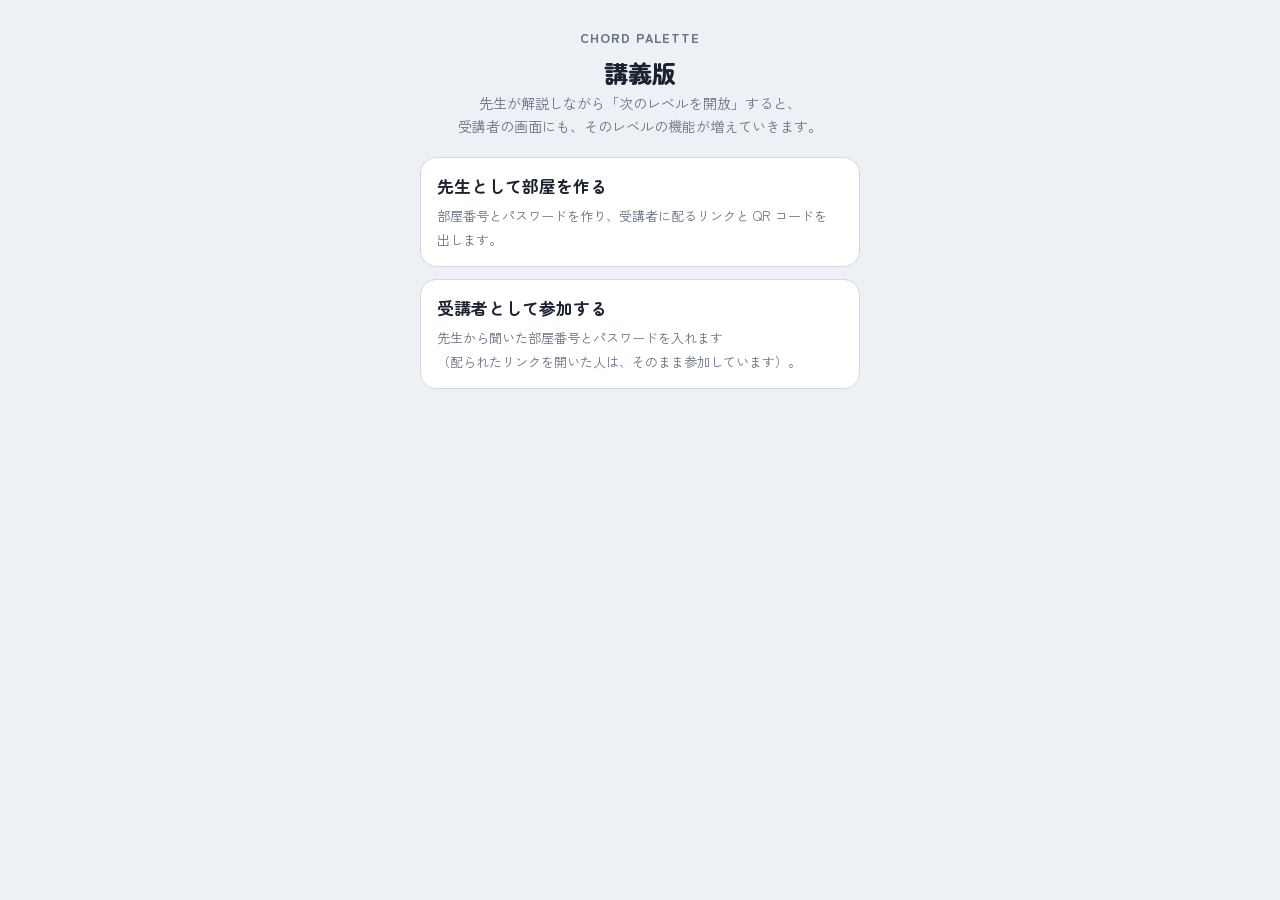
<file: lecture/index.html>
<!doctype html>
<html lang="ja">
<head>
<meta charset="utf-8">
<meta name="viewport" content="width=device-width,initial-scale=1,maximum-scale=1,user-scalable=no,viewport-fit=cover">
<style>body{margin:0}[hidden]{display:none!important}</style>
<title>コード進行パレット 講義</title>
<script>
/* 意図しない拡大（ピンチ・ダブルタップ）を禁止。iPhone の Safari は viewport の user-scalable=no を無視するので、ジェスチャー自体を止める。
   アプリの読み込みが途中で失敗しても効くように、いちばん最初に置く。音を並べる画面の2本指の拡大（07-tracks.js）は自前で touch を見るので、これとは別に動く */
(function(){
  ['gesturestart','gesturechange','gestureend'].forEach(t=>document.addEventListener(t,e=>e.preventDefault(),{passive:false}));
  document.addEventListener('touchmove',e=>{ if(e.touches.length>1 || (e.scale!==undefined && e.scale!==1)) e.preventDefault(); },{passive:false});
  // すばやく2回目に触れたときは拡大させず、その代わりにタップ（クリック）として扱う
  let last=0;
  const tapEnd=e=>{ const now=Date.now(), quick=now-last<350; last=now;
    if(!quick || e.touches.length) return; const t=e.target; if(t.closest && t.closest('input,textarea,select,.proll')) return;
    e.preventDefault(); const c=t.isConnected && t.closest && !t.closest('.slot,.tile') && t.closest('button,a,label,[data-hear],[data-pair],[data-kd],.opt,.tc,.chip,[role=button]'); if(c) c.click(); };
  document.addEventListener('touchend',tapEnd,{passive:false});
  // 触った所が指を離す前に描き直されると（メロディの画面など）、touchend は外れた要素に届き document まで来ない。触った要素にも直接つけて受ける
  document.addEventListener('touchstart',e=>{ const t=e.target; if(t.nodeType!==1) return;
    t.addEventListener('touchend',ev=>{ if(!t.isConnected) tapEnd(ev); },{passive:false,once:true}); },{passive:true,capture:true});
  document.addEventListener('wheel',e=>{ if(e.ctrlKey) e.preventDefault(); },{passive:false});   // PCのトラックパッドのピンチ
})();
</script>
<meta name="claude:viewport-fit-sides" content="cover">
<link rel="preconnect" href="https://fonts.googleapis.com">
<link rel="preconnect" href="https://fonts.gstatic.com" crossorigin>
<link rel="stylesheet" href="https://fonts.googleapis.com/css2?family=Zen+Maru+Gothic:wght@500;700;900&family=Zen+Kaku+Gothic+New:wght@400;500;700&display=swap">
<link rel="stylesheet" href="../core/style.css?v=46c48631">
</head>
<body>

<div class="app" id="app">
  <div class="top">
    <button class="iconbtn" id="menuBtn" aria-label="メニュー" style="position:relative"><span class="protag">PRO</span>
      <svg width="22" height="22" viewBox="0 0 22 22" aria-hidden="true"><path d="M3 6h16M3 11h16M3 16h16" stroke="currentColor" stroke-width="2.2" stroke-linecap="round"/></svg>
    </button>
    <h1>コード進行パレット<small style="font-size:.55em;margin-left:4px;color:var(--d)">講義</small></h1>
    <div class="badges"><button class="badge" id="keyBadge" aria-label="キーを変える">Key C</button><button class="badge" id="instBadge" aria-label="伴奏を変える">ピアノ</button></div>
  </div>

  <div class="palette" id="palette"></div>

  <div class="slotwrap">
    <div class="slothead"><span><span id="hint" class="nophrase">コードをマスへドラッグ</span></span><span class="right"><button class="moodtip" id="moodTip" hidden><span id="moodTipT">次のレベルへ</span> ›<i id="moodTipX" aria-label="とじる"><svg width="12" height="12" viewBox="0 0 18 18" aria-hidden="true" style="vertical-align:-1px"><path d="M4 4l10 10M14 4L4 14" stroke="currentColor" stroke-width="2.2" stroke-linecap="round"/></svg></i></button><b id="progName"></b></span></div>
    <div class="pages" id="pages"></div>
    <div class="gstrip" id="gstrip" aria-hidden="true"></div>
    <div class="slots" id="slots"></div>
  </div>

  <div class="lane" id="arpLane" role="button" tabindex="0" aria-label="コードの演奏を選ぶ">
    <span class="lanehead"><span id="arpLabel">コード</span> <b id="arpName"></b><svg width="12" height="12" viewBox="0 0 12 12" aria-hidden="true"><path d="M3 4.5l3 3 3-3" fill="none" stroke="currentColor" stroke-width="1.6" stroke-linecap="round"/></svg><span class="mix" data-ch="arp"><button class="mbtn" data-k="m" aria-label="ミュート"><svg width="15" height="15" viewBox="0 0 16 16" aria-hidden="true"><path d="M2.5 6h2.2L8 3.2v9.6L4.7 10H2.5z" fill="currentColor"/><path d="M10.5 6l3.5 4M14 6l-3.5 4" fill="none" stroke="currentColor" stroke-width="1.6" stroke-linecap="round"/></svg></button><button class="mbtn" data-k="s" aria-label="ソロ"><svg width="15" height="15" viewBox="0 0 16 16" aria-hidden="true"><path d="M2.8 10V8.5a5.2 5.2 0 0 1 10.4 0V10" fill="none" stroke="currentColor" stroke-width="1.6" stroke-linecap="round"/><rect x="2" y="9" width="3.2" height="4.6" rx="1.2" fill="currentColor"/><rect x="10.8" y="9" width="3.2" height="4.6" rx="1.2" fill="currentColor"/></svg></button><input type="range" min="0" max="1.5" step="0.05" value="1" aria-label="音量"></span></span>
    <canvas id="arpCv"></canvas>
  </div>
  <div class="lane" id="arp2Lane" role="button" tabindex="0" aria-label="重ねる楽器を選ぶ">
    <span class="lanehead">重ねる楽器 <b id="arp2Name"></b><svg width="12" height="12" viewBox="0 0 12 12" aria-hidden="true"><path d="M3 4.5l3 3 3-3" fill="none" stroke="currentColor" stroke-width="1.6" stroke-linecap="round"/></svg><span class="mix" data-ch="arp2"><button class="mbtn" data-k="m" aria-label="ミュート"><svg width="15" height="15" viewBox="0 0 16 16" aria-hidden="true"><path d="M2.5 6h2.2L8 3.2v9.6L4.7 10H2.5z" fill="currentColor"/><path d="M10.5 6l3.5 4M14 6l-3.5 4" fill="none" stroke="currentColor" stroke-width="1.6" stroke-linecap="round"/></svg></button><button class="mbtn" data-k="s" aria-label="ソロ"><svg width="15" height="15" viewBox="0 0 16 16" aria-hidden="true"><path d="M2.8 10V8.5a5.2 5.2 0 0 1 10.4 0V10" fill="none" stroke="currentColor" stroke-width="1.6" stroke-linecap="round"/><rect x="2" y="9" width="3.2" height="4.6" rx="1.2" fill="currentColor"/><rect x="10.8" y="9" width="3.2" height="4.6" rx="1.2" fill="currentColor"/></svg></button><input type="range" min="0" max="1.5" step="0.05" value="1" aria-label="音量"></span></span>
    <canvas id="arp2Cv"></canvas>
  </div>
  <div class="lane" id="drumLane" role="button" tabindex="0" aria-label="ドラムの演奏を選ぶ">
    <span class="lanehead">ドラム <b id="drumName"></b><svg width="12" height="12" viewBox="0 0 12 12" aria-hidden="true"><path d="M3 4.5l3 3 3-3" fill="none" stroke="currentColor" stroke-width="1.6" stroke-linecap="round"/></svg><span class="mix" data-ch="drum"><button class="mbtn" data-k="m" aria-label="ミュート"><svg width="15" height="15" viewBox="0 0 16 16" aria-hidden="true"><path d="M2.5 6h2.2L8 3.2v9.6L4.7 10H2.5z" fill="currentColor"/><path d="M10.5 6l3.5 4M14 6l-3.5 4" fill="none" stroke="currentColor" stroke-width="1.6" stroke-linecap="round"/></svg></button><button class="mbtn" data-k="s" aria-label="ソロ"><svg width="15" height="15" viewBox="0 0 16 16" aria-hidden="true"><path d="M2.8 10V8.5a5.2 5.2 0 0 1 10.4 0V10" fill="none" stroke="currentColor" stroke-width="1.6" stroke-linecap="round"/><rect x="2" y="9" width="3.2" height="4.6" rx="1.2" fill="currentColor"/><rect x="10.8" y="9" width="3.2" height="4.6" rx="1.2" fill="currentColor"/></svg></button><input type="range" min="0" max="1.5" step="0.05" value="1" aria-label="音量"></span></span>
    <canvas id="drumCv"></canvas>
  </div>
  <div class="lane" id="bassLane" role="button" tabindex="0" aria-label="ベースの演奏を選ぶ">
    <span class="lanehead">ベース <b id="bassName"></b><svg width="12" height="12" viewBox="0 0 12 12" aria-hidden="true"><path d="M3 4.5l3 3 3-3" fill="none" stroke="currentColor" stroke-width="1.6" stroke-linecap="round"/></svg><span class="mix" data-ch="bass"><button class="mbtn" data-k="m" aria-label="ミュート"><svg width="15" height="15" viewBox="0 0 16 16" aria-hidden="true"><path d="M2.5 6h2.2L8 3.2v9.6L4.7 10H2.5z" fill="currentColor"/><path d="M10.5 6l3.5 4M14 6l-3.5 4" fill="none" stroke="currentColor" stroke-width="1.6" stroke-linecap="round"/></svg></button><button class="mbtn" data-k="s" aria-label="ソロ"><svg width="15" height="15" viewBox="0 0 16 16" aria-hidden="true"><path d="M2.8 10V8.5a5.2 5.2 0 0 1 10.4 0V10" fill="none" stroke="currentColor" stroke-width="1.6" stroke-linecap="round"/><rect x="2" y="9" width="3.2" height="4.6" rx="1.2" fill="currentColor"/><rect x="10.8" y="9" width="3.2" height="4.6" rx="1.2" fill="currentColor"/></svg></button><input type="range" min="0" max="1.5" step="0.05" value="1" aria-label="音量"></span></span>
    <canvas id="bassCv"></canvas>
  </div>

  <div class="transport">
    <div class="playrow"><button class="hbtn" id="undoBtn" aria-label="もとに戻す" disabled><svg width="18" height="18" viewBox="0 0 18 18" aria-hidden="true"><path d="M6.5 4L3 7.5 6.5 11" fill="none" stroke="currentColor" stroke-width="1.9" stroke-linecap="round" stroke-linejoin="round"/><path d="M3.5 7.5h7a4 4 0 0 1 0 8H8" fill="none" stroke="currentColor" stroke-width="1.9" stroke-linecap="round"/></svg></button><button class="play" id="play" aria-label="再生"></button><button class="hbtn" id="redoBtn" aria-label="やり直す" disabled><svg style="transform:scaleX(-1)" width="18" height="18" viewBox="0 0 18 18" aria-hidden="true"><path d="M6.5 4L3 7.5 6.5 11" fill="none" stroke="currentColor" stroke-width="1.9" stroke-linecap="round" stroke-linejoin="round"/><path d="M3.5 7.5h7a4 4 0 0 1 0 8H8" fill="none" stroke="currentColor" stroke-width="1.9" stroke-linecap="round"/></svg></button></div>
    <div class="bpm">
      <label for="bpm">テンポ</label>
      <input type="range" id="bpm" min="60" max="180" step="1" value="96">
      <output id="bpmOut">96</output>
    </div>
  </div>
</div>

<div class="modepick" id="modePick" hidden role="dialog" aria-label="タイトル">
  <div class="mpin">
    <p class="mpeye">CHORD PALETTE</p>
    <h2 class="mptitle">コード進行パレット</h2>
    <p class="mpsub">音楽に触れたことがなくても、<br>コード進行が作れるようになる</p>
    <button class="mpcard cont" id="tsCont"><span class="mptx"><small>つづきから</small><b>つづきから</b><span id="tsContSub"></span></span><i>›</i></button>
    <button class="mpcard step" id="tsNew"><span class="mptx"><small>はじめての人におすすめ</small><b>はじめから</b><span id="tsNewSub">レベル1から、1つずつ覚えていきます。</span></span><i>›</i></button>
    <button class="mpcard mid" id="tsMid"><span class="mptx"><small>ある程度わかっている人向け</small><b>途中のレベルから</b><span>好きなレベルを選んで始めます。</span></span><i>›</i></button>
    <div class="tslevels" id="tsLevels" hidden></div>
    <button class="mpcard free" id="tsFree"><span class="mptx"><small>音楽の経験がある人向け</small><b>すべての機能で始める</b><span>最初からすべての機能を使って、自由に作ります。</span></span><i>›</i></button>
    <p class="mpnote">音の出るアプリです。iPhoneで音が出ないときは、消音モードを解除してください。</p>
    <p class="appver">ver 5.27.012（2026-10-28）</p>
  </div>
</div>
<div class="scrim" id="scrim"></div>
<div class="lib" id="lib" hidden role="dialog" aria-label="コード進行ライブラリ">
  <div class="libin">
    <div class="libhead"><h2>コード進行ライブラリ</h2><button class="iconbtn" id="libClose" aria-label="とじる"><svg width="18" height="18" viewBox="0 0 18 18" aria-hidden="true"><path d="M4 4l10 10M14 4L4 14" stroke="currentColor" stroke-width="2" stroke-linecap="round"/></svg></button></div>
    <input type="search" id="libQ" placeholder="名前・雰囲気・数字で探す" autocomplete="off">
    <div class="libcats" id="libCats"></div>
    <div class="libtags" id="libTags"></div>
    <p class="small libnote">再生ボタンで試し聴き、「使う」でマスに入れます（今のマスは置きかわります）。</p>
    <div class="liblist" id="libList"></div>
  </div>
</div>
<div class="tut" id="tut" hidden>
  <div class="tutbar"><div class="tutprog nophrase" id="tutDots"></div><button class="tutrev" id="tutRev"><svg width="15" height="15" viewBox="0 0 16 16" aria-hidden="true"><path d="M2 3.2c2.2-.9 4.2-.6 6 .8 1.8-1.4 3.8-1.7 6-.8v9.6c-2.2-.9-4.2-.6-6 .8-1.8-1.4-3.8-1.7-6-.8z M8 4v9.6" fill="none" stroke="currentColor" stroke-width="1.5" stroke-linejoin="round"/></svg>おさらい</button><button class="tutskip" id="tutSkip">やめる</button><div class="tp-sub nophrase" id="tpSub"></div></div>
  <div class="tutstage" id="tutStage"></div>
  <div class="tutnav"><button class="tutbtn alt" id="tutBack">もどる</button><button class="tutbtn" id="tutNext">つぎへ</button></div>
  <div class="revwrap" id="revWrap" hidden><button class="revscrim" id="revScrim" aria-label="おさらいをとじる"></button>
    <div class="revpanel" role="dialog" aria-label="おさらい"><div class="revhead"><b>おさらい</b><button id="revClose" aria-label="とじる"><svg width="14" height="14" viewBox="0 0 14 14" aria-hidden="true"><path d="M3 3l8 8M11 3l-8 8" stroke="currentColor" stroke-width="2" stroke-linecap="round"/></svg></button></div>
      <p class="revsub">このページに出てくる、前に説明した言葉です。コードはタップすると鳴ります。</p><div class="revlist" id="revList"></div><i class="revgrip"></i></div></div>
</div>
<div class="modalpop" id="moodPop" hidden><div class="popcard" role="dialog" aria-label="次のレベルの案内">
  <div class="popchips" id="moodPopChips"></div>
  <div class="popeyebrow" id="moodPopEye">NEXT</div>
  <h2 id="moodPopTitle"></h2>
  <p id="moodPopText"></p>
  <div class="popbtns"><button class="alt" id="moodPopLater">あとで</button><button id="moodPopGo">はじめる</button></div>
</div></div>
<div class="toast" id="toast" hidden></div>
<button class="updbar" id="updBar" hidden>新しいバージョンがあります　タップで更新</button>
<div class="coach" id="coach" hidden><svg class="dim" aria-hidden="true"><defs><mask id="coachMask"><rect width="100%" height="100%" fill="#fff"/><g id="coachHoles"></g></mask></defs><rect width="100%" height="100%" fill="rgba(8,12,20,.55)" mask="url(#coachMask)"/></svg><div class="bubble" id="coachBubble"><p id="coachText"></p><div class="bbtns" id="coachBtns"></div></div></div>

<aside class="drawer" id="drawer" aria-label="設定">
  <h2>設定 <button class="iconbtn" id="closeDrawer" aria-label="とじる"><svg width="18" height="18" viewBox="0 0 18 18" aria-hidden="true"><path d="M4 4l10 10M14 4L4 14" stroke="currentColor" stroke-width="2" stroke-linecap="round"/></svg></button></h2>
  <div class="sec"><h3>レベル <small id="lvCount" style="color:var(--muted);font-weight:400"></small></h3>
    <button class="lvnext" id="lvNext"></button>
    <details class="acc" id="lvAcc" style="margin-top:8px"><summary><span>レベル一覧（クリアしたレベルは見返せます）</span><svg width="12" height="12" viewBox="0 0 12 12" aria-hidden="true"><path d="M3 4.5l3 3 3-3" fill="none" stroke="currentColor" stroke-width="1.6" stroke-linecap="round"/></svg></summary><div class="acclist" id="levelList"></div></details>
    <button class="chip" id="toTitle" style="align-self:flex-start">タイトル画面へ</button></div>
  <div class="sec"><h3>キー</h3><div class="keys" id="keyChips"></div></div>
  <div class="sec"><h3>小節数</h3><div class="chips" id="barChips"></div></div>
  <div class="sec" id="lenSec"><h3>コードの切り替え（1マスの長さ）</h3><div class="chips" id="lenChips"></div>
    <p class="small" id="lenNote"></p></div>
  <div class="sec"><h3>コードの表示</h3><div class="chips" id="labelChips"></div>
    <h3 style="margin-top:12px">数字の書き方</h3><div class="chips" id="numChips"></div></div>
  <div class="sec"><h3>進行ガイド</h3><div class="chips" id="guideChips"></div>
    <p class="small">マスの上に、役割の流れ（T・S・D）と、お手本どおりかを表示します。</p></div>
  <div class="sec"><h3>色の意味</h3>
    <div class="legend">
      <span class="T"><b>T</b>トニック：落ち着く・帰ってくる場所</span>
      <span class="S"><b>S</b>サブドミナント：広がる・動き出す</span>
      <span class="D"><b>D</b>ドミナント：緊張してTに戻りたくなる</span>
    </div>
    <p class="small" style="margin:6px 0 0">右上の ( ) は「ときどきその役割にもなる」という意味です。</p>
  </div>
  <div class="sec"><h3>コード進行ライブラリ</h3><button class="chip main" id="libOpen">有名な進行から探す</button><p class="small" style="margin:6px 0 0">定番の進行を、名前や雰囲気で探して使えます。レベルが上がると増えます。</p></div>
  <div class="sec"><h3>PRO</h3><div class="chips" id="proChips"></div>
    <p class="small">パレットにないコード（sus4・分数コードなど）を作れます。置いたコードを2回タップすると開きます。<br>伴奏の帯をタップすると「トラック」の画面が開き、演奏・楽器・音量などを細かく変えられます。</p></div>
  <p class="small" id="accNote">伴奏の帯をタップすると、伴奏スタイルと楽器・ドラムの音・ベースを選べます。</p>
  <p class="small">iPhoneで音が出ないときは、消音モードを解除してください。</p>
  <div class="sec"><h3>曲を書き出す</h3>
    <div class="chips"><button class="chip" id="expAudio">音声ファイル</button><button class="chip" id="expMidi">MIDIファイル</button><button class="chip" id="shareNow">共有リンク</button></div>
    <p class="small" style="margin:6px 0 0" id="expNote">音声ファイルは、1周再生しながら録音します。共有リンクを開いた人の進み具合や設定は変わりません。</p>
    <div id="shareBox"></div></div>
  <div class="sec"><h3>セーブデータ</h3>
    <div class="chips"><button class="chip main" id="saveExport">セーブデータを保存</button><button class="chip" id="saveImport">セーブデータを読み込む</button></div>
    <input type="file" id="saveFile" accept=".json,application/json" hidden>
    <p class="small" style="margin:6px 0 0">進み具合・曲・設定を、まるごと1つのファイルに保存します。別の端末でも読み込めます。</p>
    <details class="acc" id="songAcc" style="margin-top:8px" hidden><summary><span>保存した進行</span><svg width="12" height="12" viewBox="0 0 12 12" aria-hidden="true"><path d="M3 4.5l3 3 3-3" fill="none" stroke="currentColor" stroke-width="1.6" stroke-linecap="round"/></svg></summary><div class="songlist" id="songList"></div></details></div>
  <div class="sec"><h3>リセット</h3>
    <div class="chips"><button class="chip" id="resetSlots">マスを空にする</button><button class="chip" id="resetAll">設定もぜんぶ最初に戻す</button></div>
    <p class="small" style="margin:0">セーブデータとマイ演奏は消えません。</p></div>
  <p class="appver">ver 5.27.012（2026-10-28）</p>
</aside>

<div class="sheet" id="varSheet" role="dialog" aria-label="コードのバリエーション">
  <h2><span id="varTitle">バリエーション</span><button class="iconbtn" id="closeVar" aria-label="とじる"><svg width="18" height="18" viewBox="0 0 18 18" aria-hidden="true"><path d="M4 4l10 10M14 4L4 14" stroke="currentColor" stroke-width="2" stroke-linecap="round"/></svg></button></h2>
  <div class="varopts" id="varOpts"></div>
  <div id="varWheels" hidden><div class="varnow" id="varNow"></div>
    <div class="varcols"><div class="edcol"><h3>響き</h3><div class="wheel"><div class="edlist" id="varKind"></div></div></div>
      <div class="edcol"><h3>ベース（いちばん低い音）</h3><div class="wheel"><div class="edlist" id="varBassW"></div></div></div></div></div>
  <p class="pnote">タップすると響きを試せます。右上の文字は役割（T・S・D）です。</p>
</div>
<div class="sheet" id="edSheet" role="dialog" aria-label="コードを編集">
  <h2><span id="edTitle"></span><button class="iconbtn" id="closeEd" aria-label="とじる"><svg width="18" height="18" viewBox="0 0 18 18" aria-hidden="true"><path d="M4 4l10 10M14 4L4 14" stroke="currentColor" stroke-width="2" stroke-linecap="round"/></svg></button></h2>
  <div class="edtabs" id="edTabs"></div>
  <div class="edhead"><span class="edname" id="edName"></span><span class="edsub" id="edSub"></span>
    <button class="chip" id="edPlay">試し弾き</button><button class="chip" id="edReset">もとに戻す</button></div>
  <div class="sheetsec"><h3>コードを変える拍（いくつでも）</h3><div class="chips" id="edBeat"></div></div>
  <div class="sheetsec" id="edAntSec"><h3>このコードに入るタイミング（食い・後ろ倒し）</h3><div class="chips" id="edAnt"></div></div>
  <div class="edcols">
    <div class="edcol"><h3>ルート</h3><div class="wheel"><div class="edlist" id="edRoot"></div></div></div>
    <div class="edcol"><h3>種類</h3><div class="wheel"><div class="edlist" id="edQual"></div></div></div>
    <div class="edcol"><h3>追加の音</h3><div class="wheel"><div class="edlist" id="edExt"></div></div></div>
    <div class="edcol"><h3>ベース</h3><div class="wheel"><div class="edlist" id="edBass"></div></div></div>
  </div>
</div>
<div class="sheet" id="patSheet" role="dialog" aria-label="演奏を編集">
  <h2><span id="patTitle"></span><button class="iconbtn" id="closePat" aria-label="とじる"><svg width="18" height="18" viewBox="0 0 18 18" aria-hidden="true"><path d="M4 4l10 10M14 4L4 14" stroke="currentColor" stroke-width="2" stroke-linecap="round"/></svg></button></h2>
  <div class="prow" style="margin-bottom:10px"><input id="patName" class="pname" maxlength="16" aria-label="演奏の名前"><button class="chip hb" id="patUndo" aria-label="もとに戻す" disabled><svg width="18" height="18" viewBox="0 0 18 18" aria-hidden="true"><path d="M6.5 4L3 7.5 6.5 11" fill="none" stroke="currentColor" stroke-width="1.9" stroke-linecap="round" stroke-linejoin="round"/><path d="M3.5 7.5h7a4 4 0 0 1 0 8H8" fill="none" stroke="currentColor" stroke-width="1.9" stroke-linecap="round"/></svg></button><button class="chip hb" id="patRedo" aria-label="やり直す" disabled><svg style="transform:scaleX(-1)" width="18" height="18" viewBox="0 0 18 18" aria-hidden="true"><path d="M6.5 4L3 7.5 6.5 11" fill="none" stroke="currentColor" stroke-width="1.9" stroke-linecap="round" stroke-linejoin="round"/><path d="M3.5 7.5h7a4 4 0 0 1 0 8H8" fill="none" stroke="currentColor" stroke-width="1.9" stroke-linecap="round"/></svg></button><button class="chip" id="patNew">＋ 新規</button><button class="chip" id="patDup">複製</button></div>
  <p class="pnote" id="patHelp"></p>
  <div class="pgrid" id="patGrid"></div>
  <div class="prow" style="margin:8px 0 6px"><button class="chip main" id="patPlay">再生／停止</button></div>
  <div class="sheetsec"><h3 id="patOptTitle"></h3><div class="chips" id="patOptChips"></div>
    <details class="acc" id="patMoreAcc" style="margin-top:12px"><summary><span>細かい設定（リズム・タイミングなど）</span><svg width="12" height="12" viewBox="0 0 12 12" aria-hidden="true"><path d="M3 4.5l3 3 3-3" fill="none" stroke="currentColor" stroke-width="1.6" stroke-linecap="round"/></svg></summary><div id="patOptMore"></div></details></div>
  <div class="prow"><button class="chip" id="patClear">ぜんぶ削除</button><button class="chip" id="patDel">この演奏を削除</button></div>
</div>
<div class="sheet" id="sheet" role="dialog" aria-label="演奏を選ぶ">
  <h2><span id="sheetTitle"></span><button class="iconbtn" id="closeSheet" aria-label="とじる"><svg width="18" height="18" viewBox="0 0 18 18" aria-hidden="true"><path d="M4 4l10 10M14 4L4 14" stroke="currentColor" stroke-width="2" stroke-linecap="round"/></svg></button></h2>
  <div class="proedit"><button class="chip" id="patEditBtn">演奏を編集</button><button class="chip" id="patNewBtn">＋ 新しく作る</button><small id="patHint"></small></div>
  <h3 class="sheeth3">演奏</h3>
  <div class="opts" id="opts"></div>
  <div class="sheetsec" id="keepSec" hidden style="margin-top:14px"><h3>伴奏スタイルを変えたとき</h3><div id="keepChips"></div></div>
  <div class="sheetsec" style="margin-top:16px"><h3 id="soundTitle"></h3><div class="chips" id="soundChips"></div></div>
  <div class="sheetsec" id="rangeSec" hidden><h3 id="rangeTitle">音域</h3>
    <p class="small" style="margin:0 0 6px">和音を弾く高さの範囲を選びます。</p>
    <div class="rangerow" id="rhRow"><b id="rhLab">右手</b><input type="range" id="rhKb" step="1"><output id="rhOut"></output><button class="chip" id="rhReset">標準</button></div>
    <div class="rangerow" id="lhRow"><b>左手</b><input type="range" id="lhKb" step="1"><output id="lhOut"></output><button class="chip" id="lhReset">標準</button></div></div>
  <div class="sheetsec" id="wideSec" hidden><h3>左右の広がり</h3><div class="chips" id="wideChips"></div><p class="small" style="margin:6px 0 0">音を左右に振り分けて、広がりのある響きにします。</p></div>
  <div class="sheetsec" id="part2Sec" hidden><h3>重ねる楽器</h3><div class="chips" id="p2Pat"></div><div id="p2InstWrap" hidden><h3 style="margin-top:12px">楽器</h3><div class="chips" id="p2Inst"></div></div></div>
  <div class="sheetsec" id="kitSec" hidden><h3>ドラムの音</h3><div class="chips" id="kitChips2"></div></div>
  <div class="sheetsec" id="fillSec"><h3>フィルイン（4小節ごとにおかずとシンバル）</h3><div class="chips" id="fillChips"></div><h3>ベース</h3><div class="chips" id="bassSndChips"></div></div>
</div>

<script>window.CP_CONF={"store": "cplec-", "snd": "../snd/", "kind": "lecture"};</script>
<script src="../core/js/01-music.js?v=28c1b060"></script>
<script src="../core/js/02-mypattern.js?v=146890c2"></script>
<script src="../core/js/03-ui.js?v=1d8018e2"></script>
<script src="../core/js/04-audio.js?v=596e3ac2"></script>
<script src="../core/js/05-tutorial.js?v=c2c379a9"></script>
<script src="../core/js/06-save.js?v=2892d098"></script>
<script src="../core/js/07-tracks.js?v=ca8d3c38"></script>
<script src="core/js/08-lecture.js?v=0427bd52"></script>
<script src="../core/js/09-phrase.js?v=47f99bd0"></script>
<script src="../core/js/10-pated.js?v=c9de733f"></script>
<script src="../core/js/12-songs.js?v=92349446"></script>
</body>
</html>
</file>
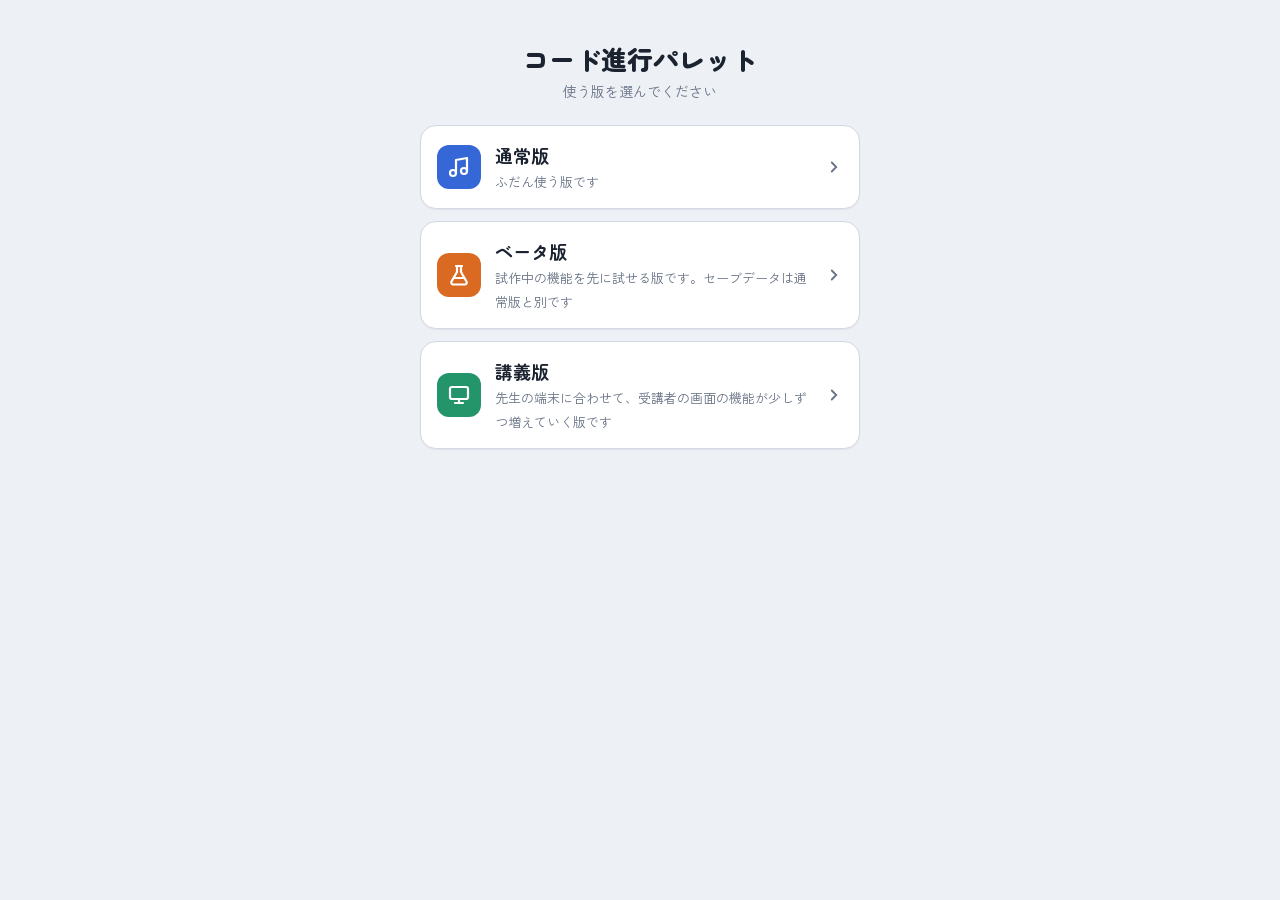
<file: select/index.html>
<!doctype html>
<html lang="ja">
<head>
<meta charset="utf-8">
<meta name="viewport" content="width=device-width,initial-scale=1,maximum-scale=1,user-scalable=no,viewport-fit=cover">
<title>コード進行パレット（セレクトページ）</title>
<link rel="preconnect" href="https://fonts.googleapis.com">
<link rel="preconnect" href="https://fonts.gstatic.com" crossorigin>
<link rel="stylesheet" href="https://fonts.googleapis.com/css2?family=Zen+Maru+Gothic:wght@500;700;900&family=Zen+Kaku+Gothic+New:wght@400;500;700&display=swap">
<style>
:root{ --bg:#EDF0F5; --surface:#FFFFFF; --ink:#1B2230; --muted:#677285; --line:#D3D9E3; --t:#3567D6; --s:#24946A; --d:#DA6A22;
  --display:"Zen Maru Gothic","Hiragino Maru Gothic ProN",sans-serif; --body:"Zen Kaku Gothic New","Hiragino Sans","Noto Sans JP",sans-serif; color-scheme:light dark; }
@media (prefers-color-scheme: dark){ :root{ --bg:#11151C; --surface:#1A202A; --ink:#E8ECF3; --muted:#8C97AA; --line:#2B3441; --t:#7EA4FF; --s:#5BCB97; --d:#FF9C5B; } a.card{box-shadow:none} }
*{box-sizing:border-box}
html,body,body *{touch-action:pan-x pan-y}   /* ダブルタップ・ピンチでの拡大を止める（スクロールはできる） */
body{margin:0;background:var(--bg);color:var(--ink);font-family:var(--body);min-height:100vh;display:flex;justify-content:center;padding:32px 16px calc(32px + env(safe-area-inset-bottom))}
main{width:100%;max-width:440px}
h1{font-family:var(--display);font-weight:900;font-size:26px;margin:8px 0 4px;text-align:center}
p.lead{color:var(--muted);text-align:center;margin:0 0 24px;font-size:14px}
a.card{display:flex;gap:14px;align-items:center;background:var(--surface);border:1px solid var(--line);border-radius:16px;padding:16px;margin-bottom:12px;color:inherit;text-decoration:none;box-shadow:0 1px 2px rgba(27,34,48,.06)}
a.card:active{transform:scale(.99)}
.ic{flex:none;width:44px;height:44px;border-radius:12px;display:grid;place-items:center;color:var(--surface)}
.card b{font-family:var(--display);font-size:18px;display:block}
.card span{color:var(--muted);font-size:13px;line-height:1.5}
.arrow{margin-left:auto;color:var(--muted);flex:none}
</style>
</head>
<body>
<main>
  <h1>コード進行パレット</h1>
  <p class="lead">使う版を選んでください</p>
  <a class="card" href="../">
    <div class="ic" style="background:var(--t)"><svg width="24" height="24" viewBox="0 0 24 24" fill="none" stroke="currentColor" stroke-width="2.2" stroke-linecap="round" stroke-linejoin="round"><path d="M9 18V5l11-2v13"/><circle cx="6" cy="18" r="3"/><circle cx="17" cy="16" r="3"/></svg></div>
    <div><b>通常版</b><span>ふだん使う版です</span></div>
    <svg class="arrow" width="18" height="18" viewBox="0 0 24 24" fill="none" stroke="currentColor" stroke-width="2.4" stroke-linecap="round"><path d="M9 6l6 6-6 6"/></svg>
  </a>
  <a class="card" href="../beta/">
    <div class="ic" style="background:var(--d)"><svg width="24" height="24" viewBox="0 0 24 24" fill="none" stroke="currentColor" stroke-width="2.2" stroke-linecap="round" stroke-linejoin="round"><path d="M9 3h6M10 3v6L4.5 18.5A2 2 0 0 0 6.2 21.5h11.6a2 2 0 0 0 1.7-3L14 9V3"/><path d="M7 15h10"/></svg></div>
    <div><b>ベータ版</b><span>試作中の機能を先に試せる版です。セーブデータは通常版と別です</span></div>
    <svg class="arrow" width="18" height="18" viewBox="0 0 24 24" fill="none" stroke="currentColor" stroke-width="2.4" stroke-linecap="round"><path d="M9 6l6 6-6 6"/></svg>
  </a>
  <a class="card" href="../lecture/">
    <div class="ic" style="background:var(--s)"><svg width="24" height="24" viewBox="0 0 24 24" fill="none" stroke="currentColor" stroke-width="2.2" stroke-linecap="round" stroke-linejoin="round"><rect x="3" y="4" width="18" height="12" rx="2"/><path d="M8 20h8M12 16v4"/></svg></div>
    <div><b>講義版</b><span>先生の端末に合わせて、受講者の画面の機能が少しずつ増えていく版です</span></div>
    <svg class="arrow" width="18" height="18" viewBox="0 0 24 24" fill="none" stroke="currentColor" stroke-width="2.4" stroke-linecap="round"><path d="M9 6l6 6-6 6"/></svg>
  </a>
</main>
<script>
/* iPhone の Safari は user-scalable=no を無視するので、ピンチ・ダブルタップの拡大をジェスチャーごと止める */
['gesturestart','gesturechange','gestureend'].forEach(t=>document.addEventListener(t,e=>e.preventDefault(),{passive:false}));
document.addEventListener('touchmove',e=>{ if(e.touches.length>1) e.preventDefault(); },{passive:false});
let lastTouchEnd=0;
document.addEventListener('touchend',e=>{ const now=Date.now(), quick=now-lastTouchEnd<350; lastTouchEnd=now; if(!quick || e.touches.length) return;
  e.preventDefault(); const a=e.target.closest && e.target.closest('a'); if(a) a.click(); },{passive:false});
document.addEventListener('wheel',e=>{ if(e.ctrlKey) e.preventDefault(); },{passive:false});
</script>
</body>
</html>
</file>
<file: core/style.css>
/* Layout: one fixed phone screen — top bar, chord palette (4×2), bar slots, two DAW-style lanes (drums / arpeggio), transport. Settings live in a left drawer; pattern pickers in a bottom sheet. */
:root{
  --bg:#EDF0F5; --surface:#FFFFFF; --ink:#1B2230; --muted:#677285; --line:#D3D9E3; --lane:#E3E8EF;
  --t:#3567D6; --s:#24946A; --d:#DA6A22;
  --display:"Zen Maru Gothic","Hiragino Maru Gothic ProN","Rounded Mplus 1c",sans-serif;
  --body:"Zen Kaku Gothic New","Hiragino Sans","Noto Sans JP",sans-serif;
  --gap:8px; --warn:#E3A82B; --warnText:#A86F00;
}
@media (prefers-color-scheme: dark){:root:not([data-theme="light"]){
  --bg:#11151C; --surface:#1A202A; --ink:#E8ECF3; --muted:#8C97AA; --line:#2B3441; --lane:#161B23;
  --t:#7EA4FF; --s:#5BCB97; --d:#FF9C5B; --warn:#F2C14E; --warnText:#F2C14E; color-scheme:dark}}
:root[data-theme="dark"]{
  --bg:#11151C; --surface:#1A202A; --ink:#E8ECF3; --muted:#8C97AA; --line:#2B3441; --lane:#161B23;
  --t:#7EA4FF; --s:#5BCB97; --d:#FF9C5B; --warn:#F2C14E; --warnText:#F2C14E; color-scheme:dark}
*{box-sizing:border-box}
[hidden]{display:none!important}
html,body{height:100%;overflow:hidden;overscroll-behavior:none;background:var(--bg)}
html{touch-action:pan-x pan-y}
/* ダブルタップでの拡大を止める（スクロールはできる）。スライダーとドラッグする所は個別に none */
body,body *{touch-action:pan-x pan-y}
input[type=range]{touch-action:none}
/* iPhone は16pxより小さい入力欄を触ると自動で拡大するので、入力欄はすべて16px以上に */
input,select,textarea{font-size:16px}   /* ピンチズーム・ダブルタップズームを止める */
body{color:var(--ink);font-family:var(--body);-webkit-tap-highlight-color:transparent;
  padding-left:max(12px,env(safe-area-inset-left,0px));padding-right:max(12px,env(safe-area-inset-right,0px));padding-block:6px 10px}
button{font:inherit;color:inherit}
.app{height:100%;max-width:520px;margin:0 auto;display:grid;gap:10px;
  grid-template-rows:auto minmax(0,1fr);grid-auto-rows:auto;grid-template-columns:minmax(0,1fr)}
.app>*{min-width:0}

/* top bar */
.top{display:flex;align-items:center;gap:10px;height:40px}
.iconbtn{width:40px;height:40px;border-radius:12px;border:0;background:transparent;display:grid;place-items:center;cursor:pointer;flex:none}
.iconbtn:focus-visible,.chip:focus-visible,.lane:focus-visible,.play:focus-visible{outline:2px solid var(--t);outline-offset:2px}
h1{font-family:var(--display);font-weight:900;font-size:1.05rem;margin:0;white-space:nowrap}
.badges{margin-left:auto;display:flex;gap:6px;min-width:0;overflow:hidden}
.badges .badge{min-width:0;overflow:hidden;text-overflow:ellipsis}
h1{flex:none}
#keyBadge{flex:none}
.badge{font-size:.72rem;color:var(--muted);border:1px solid var(--line);border-radius:999px;padding:3px 9px;white-space:nowrap;background:var(--surface)}

/* palette */
.palette{display:grid;grid-template-columns:repeat(3,minmax(0,auto));grid-template-rows:repeat(3,minmax(0,min(26vw,150px)));justify-content:center;align-content:center;gap:var(--gap) 10px;min-height:0}
.palette .tile{height:min(100%,26vw,150px);aspect-ratio:1/.88;align-self:center;justify-self:center}   /* パレットを大きめに（横幅いっぱいまで） */
.palette .tile:nth-child(7){grid-column:2}
.tile{--fn:var(--t);position:relative;border-radius:16px;border:2px solid color-mix(in srgb,var(--fn) 40%,var(--line));
  background:color-mix(in srgb,var(--fn) 10%,var(--surface));display:flex;align-items:center;justify-content:center;
  touch-action:none;user-select:none;-webkit-user-select:none;cursor:grab;container-type:size;min-height:0;transition:transform .12s,box-shadow .12s}
.tile.S,.slot.S,.ghost.S{--fn:var(--s)}
.slot.X,.ghost.X{--fn:var(--muted)}
.page i.X{background:color-mix(in srgb,var(--muted) 28%,var(--surface))}.tile.D,.slot.D,.ghost.D{--fn:var(--d)}
.tile.sel{box-shadow:0 0 0 2px var(--bg),0 0 0 5px var(--fn)}
.tile:active{transform:scale(.95)}
.name{font-family:var(--display);font-weight:900;font-size:clamp(.7rem,36cqmin,2.1rem);line-height:1;margin-top:min(10cqh,12px);letter-spacing:-.02em;white-space:nowrap}
.name sup{font-size:.5em;vertical-align:.85em;margin-left:1px}
.deg{position:absolute;top:min(4px,3cqh);left:min(8px,6cqw);font-family:var(--display);font-weight:900;font-size:clamp(.5rem,16cqh,.8rem);line-height:1.1;color:var(--fn)}
.deg sup,.slot .dg sup{font-size:.6em;vertical-align:.7em}
.leg{width:0;min-width:100%;align-self:stretch;height:100%;min-height:0;container-type:size;display:flex;flex-direction:column;justify-content:center;gap:min(6px,2cqh);overflow:hidden;line-height:1.2;color:var(--muted)}
.leg span{display:flex;gap:.35em;align-items:baseline;font-size:min(.72rem,12cqh,10cqw);white-space:nowrap}
.leg b{font-family:var(--display);font-weight:900;font-size:1.1em;flex:none}   /* 凡例：段の高さに合わせて文字を小さくし、タイルや下の行にはみ出さない */
.leg .T b{color:var(--t)}.leg .S b{color:var(--s)}.leg .D b{color:var(--d)}
.legL{grid-column:1;grid-row:3}.legR{grid-column:3;grid-row:3}
.fn{position:absolute;top:min(5px,4cqh);right:min(8px,6cqw);font-family:var(--display);font-weight:900;font-size:clamp(.45rem,13cqh,.64rem);line-height:1.1;color:var(--fn)}
.fn small{font-size:.85em;color:var(--s);margin-left:1px}
.tile.dual{border-color:color-mix(in srgb,var(--t) 40%,var(--line));
  background:linear-gradient(135deg,color-mix(in srgb,var(--d) 12%,var(--surface)) 0 50%,color-mix(in srgb,var(--t) 10%,var(--surface)) 50% 100%)}
.slot .rl{position:absolute;bottom:3px;right:6px;font-family:var(--display);font-weight:900;font-size:.62rem;color:var(--fn)}
.slot:not(.filled) .rl,.slot.split .rl{display:none}
.slot .cell i b{color:var(--fn);margin-left:2px}
.helper{border:1.5px dashed var(--line);border-radius:16px;display:flex;align-items:center;justify-content:center;text-align:center;
  font-size:.66rem;line-height:1.45;color:var(--muted);padding:6px;min-height:0;overflow:hidden}

/* slots */
.slotwrap{display:flex;flex-direction:column;gap:4px;min-height:0}
.slothead{display:flex;justify-content:space-between;align-items:center;gap:8px;font-size:.72rem;color:var(--muted);min-height:16px;line-height:16px}
.slothead .right{display:flex;align-items:center;gap:8px;min-width:0;flex:none}
#hint.guide{color:var(--ink);font-weight:700;font-family:var(--display)}
.slot.warn{box-shadow:0 0 0 2px var(--bg),0 0 0 4px var(--warn)}
#hint{min-width:0;overflow:hidden;text-overflow:ellipsis;white-space:nowrap;flex:0 1 auto}
#progName{white-space:nowrap;overflow:hidden;text-overflow:ellipsis;min-width:0}
.slothead .right{min-width:0;flex-shrink:1}
.proedit{display:none;margin:0 auto 12px;max-width:520px}
body.pro .proedit{display:flex;gap:8px;align-items:center}
.proedit .chip{background:var(--ink);color:var(--bg);border-color:var(--ink);white-space:nowrap;flex:none}
.proedit small{font-size:.7rem;color:var(--muted);line-height:1.4}
.pgrid{display:block;max-width:560px;margin:0 auto 12px;--rh:26px}
.prwrap{display:flex;gap:4px}
.kbrow{margin:8px 0 12px}.kbhead{display:flex;align-items:center;gap:10px;font-size:.85rem;margin:0 0 6px}.kbhead span{flex:1;color:var(--muted);font-variant-numeric:tabular-nums}.kbhead .chip{padding:4px 12px}
.kbr{position:relative;overflow-x:auto;overflow-y:hidden;-webkit-overflow-scrolling:touch;border-radius:6px;border:1.5px solid var(--line);touch-action:pan-x}
.kbr .keys{display:flex;height:64px;width:max-content}
.kbr i{display:block;width:13px;flex:none;border-right:1px solid var(--line);background:#fff;position:relative;cursor:pointer}
.kbr i.bk{background:#3a3f4a;height:62%}
.kbr i.on{background:color-mix(in srgb,var(--t) 55%,#fff)}.kbr i.bk.on{background:color-mix(in srgb,var(--t) 70%,#000)}
.kbr i.lo{box-shadow:inset 0 -5px 0 var(--d)}
.kbr i em{position:absolute;bottom:2px;left:0;right:0;text-align:center;font-style:normal;font-size:.5rem;color:var(--muted);pointer-events:none}
.rangerow{display:flex;align-items:center;gap:10px;font-size:.85rem;font-weight:700;margin:6px 0}.rangerow .chip{padding:4px 10px;font-size:.75rem}.rangerow output{min-width:6.5em!important}.rangerow input{flex:1}.rangerow output{min-width:3.4em;text-align:right;font-variant-numeric:tabular-nums;color:var(--muted);font-weight:500}
.scenebar{margin:0 0 10px}.scenebar .small{margin:6px 0 0}
.prlabs{display:flex;flex-direction:column;width:64px;flex:none}
.prlabs span{height:var(--rh);display:flex;align-items:center;font-size:.6rem;color:var(--muted);font-weight:700;white-space:nowrap;overflow:hidden}
.proll{--cols:16;position:relative;flex:1;min-width:0;height:calc(var(--rows) * var(--rh));border-radius:6px;touch-action:none;user-select:none;-webkit-user-select:none;-webkit-touch-callout:none;cursor:crosshair;
  background:
    repeating-linear-gradient(90deg,color-mix(in srgb,var(--ink) 30%,transparent) 0 1.5px,transparent 1.5px calc(100% / var(--cols) * 4)),
    repeating-linear-gradient(90deg,var(--line) 0 1px,transparent 1px calc(100% / var(--cols))),
    repeating-linear-gradient(180deg,transparent 0 calc(var(--rh) - 1px),var(--line) calc(var(--rh) - 1px) var(--rh)),
    var(--lane)}
.prnotes{position:absolute;inset:0;pointer-events:none}
.prn{position:absolute;height:calc(var(--rh) - 5px);margin-top:2px;border-radius:4px;box-sizing:border-box;border:1.5px solid var(--t);
  background:color-mix(in srgb,var(--t) calc(25% + var(--v) * 60%),var(--surface));overflow:hidden;
  box-shadow:inset -4px 0 0 -2px color-mix(in srgb,var(--ink) 55%,transparent)}
.prn.dn::after{content:'';position:absolute;right:5px;bottom:3px;width:0;height:0;border:5px solid transparent;border-top:7px solid var(--ink);border-bottom:0}   /* 刺繍音の印（下向きの三角） */
.prn.nu::after{content:'';position:absolute;right:5px;bottom:3px;width:0;height:0;border:5px solid transparent;border-bottom:7px solid var(--ink);border-top:0}   /* 上の刺繍音の印（右下に上向きの三角） */
.prn.orn{border-style:dashed}   /* 飾り（元の音へ戻る刺繍・装飾音・トリル）は点線のふち */
.prn.up::after{content:'';position:absolute;right:5px;top:3px;width:0;height:0;border:5px solid transparent;border-bottom:7px solid var(--ink);border-top:0}   /* 上へ転回の印（上向きの三角） */
.prn.scoop::before{content:'';position:absolute;left:4px;bottom:4px;width:9px;height:2.5px;background:var(--ink);transform:rotate(-40deg);border-radius:1px}   /* しゃくりの印（左下からずり上がる線） */
.prn.nx,.prn.nt{border-style:dotted;border-width:2.5px}   /* 次のコードへつなぐ音・次のコードの上の音を先に弾く音（点線） */
.prn.cond{background-image:repeating-linear-gradient(135deg,transparent 0 4px,rgba(255,255,255,.45) 4px 6px)}   /* 鳴らす小節が決まっている音（しま模様） */
.prn.ocd::before,.prn.ocu::before{position:absolute;left:4px;top:50%;transform:translateY(-50%);font-size:9px;line-height:1;font-weight:700;color:var(--ink)}.prn.ocd::before{content:'↓'}.prn.ocu::before{content:'↑'}   /* 1オクターブ下・上の印 */
.prn.fall::after{content:'';position:absolute;right:4px;top:35%;width:12px;height:2.5px;background:var(--ink);transform:rotate(40deg);border-radius:1px}   /* フォールの印（右下へ下がる線） */
.prn b{position:absolute;left:2px;bottom:2px;width:3px;border-radius:2px;background:var(--ink);opacity:.7;max-height:calc(100% - 4px)}
.prn.dr{border-color:var(--ink);background:color-mix(in srgb,var(--ink) calc(20% + var(--v) * 75%),var(--surface));box-shadow:none;margin-left:1px;width:calc(100% / var(--cols) - 2px)!important}
.prn.dr b{display:none}
.prn.sel{outline:2px solid var(--d);outline-offset:1px}
.prrect{position:absolute;border:1.5px dashed var(--d);background:color-mix(in srgb,var(--d) 14%,transparent);border-radius:4px;pointer-events:none;z-index:1}   /* 囲んで選ぶ範囲 */
.prmode{display:flex;flex-wrap:wrap;gap:6px;align-items:center;margin:0 0 8px}
.prmode .sep{flex:1}
.prn.sl::after{content:'';position:absolute;left:0;top:0;bottom:0;width:9px;background:linear-gradient(to top right,transparent 48%,var(--ink) 50%,transparent 60%);opacity:.8}
.prvel{position:absolute;width:110px;text-align:center;background:var(--ink);color:var(--bg);font-size:.72rem;font-weight:700;border-radius:999px;padding:4px 0;pointer-events:none;z-index:2}
.pname{flex:1;min-width:0;font:inherit;font-weight:700;font-size:16px;padding:7px 12px;border-radius:999px;border:1.5px solid var(--line);background:var(--bg);color:var(--ink)}
.pnote{max-width:520px;margin:0 auto 10px;font-size:.72rem;color:var(--muted);line-height:1.5}
.prow{max-width:520px;margin:0 auto;display:flex;gap:8px;flex-wrap:wrap}
.edtabs{display:grid;grid-template-columns:repeat(auto-fit,minmax(64px,1fr));gap:6px;max-width:520px;margin:0 auto 12px}
.edtab{border:1.5px solid var(--line);background:var(--surface);border-radius:10px;padding:6px 2px;cursor:pointer;display:flex;flex-direction:column;align-items:center;gap:2px;min-width:0}
.edtab.sub{border-style:dashed}
.edtab small{font-size:.6rem;color:var(--muted)}
.edtab b{font-family:var(--display);font-size:.9rem;white-space:nowrap;overflow:hidden;text-overflow:ellipsis;max-width:100%}
.edtab[aria-pressed="true"]{border-color:var(--ink);box-shadow:inset 0 0 0 1px var(--ink)}
.slothead b{font-family:var(--display);color:var(--ink)}
.slots{display:grid;grid-template-columns:repeat(4,1fr);gap:var(--gap)}
.slots .slot{aspect-ratio:1/1.05;max-height:15vh}
/* タブレット・PC：マスは横いっぱい・高さ控えめ、再生ボタンとテンポは横並びにしてパレットを大きく */
@media (min-width:480px){
  .slots .slot{aspect-ratio:auto;height:min(13vh,120px);max-height:none}
  .app>.transport{flex-direction:row;gap:18px}
  .app>.transport .bpm{flex:1}
}
/* PC など横長の画面：左にパレット、右にマス・パターン・再生 */
@media (min-width:820px) and (min-aspect-ratio:5/4){
  .app{max-width:1060px;grid-template-columns:minmax(0,1fr) minmax(0,1fr);grid-template-rows:auto minmax(0,1fr) auto auto auto auto auto minmax(0,1fr);column-gap:32px}
  .app>.top{grid-column:1/-1}
  .app>.palette{grid-column:1;grid-row:2/-1;grid-template-rows:repeat(3,minmax(0,min(24vh,150px,9.5vw)))}
  .app>.palette .tile{height:min(100%,24vh,150px,9.5vw)}
  .app>.slotwrap{grid-column:2;grid-row:2;align-self:end}
  .app>#arpLane{grid-column:2;grid-row:3}.app>#arp2Lane{grid-column:2;grid-row:4}.app>#drumLane{grid-column:2;grid-row:5}.app>#bassLane{grid-column:2;grid-row:6}
  .app>.transport{grid-column:2;grid-row:7}
  .slots .slot{height:min(18vh,130px)}
  .transport{margin-top:6px}
}
/* 横向きのスマホなど高さが低いとき：マスを上の行に重ねない（右の列は上から順に並べる） */
@media (min-width:820px) and (min-aspect-ratio:5/4) and (max-height:560px){ .app{grid-template-rows:auto auto auto auto auto auto auto minmax(0,1fr)} .app>.slotwrap{align-self:start} }
.slot{--fn:var(--line);position:relative;border-radius:12px;border:2px dashed var(--line);display:flex;flex-direction:column;align-items:center;justify-content:center;
  touch-action:none;user-select:none;-webkit-user-select:none;overflow:hidden;container-type:size;min-height:0}
.slot .n{font-family:var(--display);font-weight:900;font-size:clamp(.9rem,30cqmin,1.6rem);line-height:1;white-space:nowrap}
.slot .n sup{font-size:.5em;vertical-align:.85em}
.slot .dg{font-family:var(--display);font-weight:900;font-size:.78rem;color:var(--fn);margin-top:3px}
.slot .num{position:absolute;top:3px;left:7px;font-size:.6rem;color:var(--muted);font-variant-numeric:tabular-nums}
.slot.filled{border-style:solid;border-color:color-mix(in srgb,var(--fn) 45%,var(--line));background:color-mix(in srgb,var(--fn) 12%,var(--surface))}
.slot.T{--fn:var(--t)}
.slot.ready{border-color:color-mix(in srgb,var(--ink) 50%,var(--line))}
.slot.over{border-color:var(--ink);border-style:solid}
.slot.now{box-shadow:inset 0 0 0 2px var(--ink)}
.slot .x{position:absolute;top:0;right:0;width:26px;height:26px;border:0;background:transparent;color:var(--muted);font-size:.9rem;padding:0;cursor:pointer}
.slot:not(.filled) .x{display:none}
.protag{display:none;position:absolute;right:-6px;bottom:-2px;font-size:.5rem;line-height:1;font-weight:700;letter-spacing:.06em;color:var(--bg);background:var(--ink);border-radius:999px;padding:2px 7px}
body.pro .protag{display:inline-block}
.edhead{max-width:520px;margin:0 auto 12px;display:flex;align-items:center;gap:10px;flex-wrap:wrap}
.exrow{display:flex;align-items:center;justify-content:center;gap:12px;margin:10px 0}.exrow>span{font-weight:700}.exrow .listen{margin:0}
.liblock{margin:16px 2px 0;color:var(--muted)}
.gpick{display:block!important}.gtabs{margin-bottom:8px}.gtabs .chip{font-size:.78rem;padding:5px 11px;min-height:0}
.chiphead{flex-basis:100%;font-size:.72rem;font-weight:700;color:var(--muted);margin:8px 0 -2px;letter-spacing:.04em}
.chiphead:first-child{margin-top:0}
.libalias{font-style:normal;font-weight:400;font-size:.8em;opacity:.65}
.edname{font-family:var(--display);font-weight:900;font-size:2rem;line-height:1;min-width:0;margin-right:auto}
.edname sup{font-size:.5em;vertical-align:.8em}
.edsub{font-size:.8rem;color:var(--muted);font-weight:700}
.edcols{display:grid;grid-template-columns:repeat(4,minmax(0,1fr));gap:6px;max-width:520px;margin:0 auto}
.edcol{display:flex;flex-direction:column;gap:6px;min-width:0}
.edcol h3{text-align:center}
/* スロット式ホイール：中央の帯に来たものが選ばれる */
.wheel{--ih:40px;position:relative;height:calc(var(--ih)*5);border:1px solid var(--line);border-radius:12px;background:var(--bg);overflow:hidden}
.wheel::before{content:"";position:absolute;left:4px;right:4px;top:calc(var(--ih)*2);height:var(--ih);border-radius:8px;background:var(--ink);pointer-events:none}
.wheel::after{content:"";position:absolute;inset:0;pointer-events:none;z-index:2;
  background:linear-gradient(var(--bg),transparent 32%,transparent 68%,var(--bg))}
.edlist{position:relative;z-index:1;height:100%;overflow-y:auto;overscroll-behavior:contain;scroll-snap-type:y mandatory;
  padding-block:calc(var(--ih)*2);scrollbar-width:none;display:flex;flex-direction:column}
.edlist::-webkit-scrollbar{display:none}
.edlist button{flex:none;height:var(--ih);scroll-snap-align:center;border:0;background:transparent;font-family:var(--display);font-weight:700;font-size:1rem;
  color:var(--muted);cursor:pointer;white-space:nowrap;padding:0 2px;transition:color .1s}
.edlist button.on{color:var(--bg)}
.wheel.off{opacity:.35;pointer-events:none}
.edlist button:focus-visible{outline:2px solid var(--t);outline-offset:-2px}
.slot.split .n{position:absolute;inset:0;display:flex}
.slot .cell{position:relative;min-width:0;display:flex;flex-direction:column;align-items:center;justify-content:center;gap:2px;--fn:var(--line);
  background:color-mix(in srgb,var(--fn) 14%,var(--surface));container-type:inline-size}
.slot .cell+.cell{border-left:2px solid var(--bg)}
.slot .cell.T{--fn:var(--t)}.slot .cell.S{--fn:var(--s)}.slot .cell.D{--fn:var(--d)}.slot .cell.X{--fn:var(--muted)}
.slot .cell b{font-family:var(--display);font-weight:900;font-size:clamp(.7rem,34cqi,1.3rem);line-height:1;white-space:nowrap;max-width:100%;overflow:hidden}
.slot .cell small{font-family:var(--display);font-weight:700;font-size:.55rem;color:var(--fn);white-space:nowrap;max-width:100%;overflow:hidden}
.slot .cell i{position:absolute;bottom:2px;font-style:normal;font-size:.5rem;color:var(--muted)}
.slot .cell.over{box-shadow:inset 0 0 0 2px var(--ink)}
.slot.split .num,.slot.split .x{z-index:2}
.slot.split{border-style:solid;border-color:var(--line)}
.slot.over-r::after{content:"";position:absolute;top:0;bottom:0;right:0;width:45%;background:color-mix(in srgb,var(--ink) 12%,transparent);border-left:2px dashed var(--ink);pointer-events:none}
.slot .empty{font-size:.62rem;color:var(--muted)}

/* lanes */
.lane{display:flex;flex-direction:column;gap:3px;min-height:0;border:0;background:transparent;padding:0;text-align:left;cursor:pointer}
.mix{display:none;margin-left:auto;align-items:center;gap:4px;cursor:default}
body.pro .mix{display:inline-flex}
.mbtn{width:22px;height:18px;border-radius:5px;border:1px solid var(--line);background:var(--surface);color:var(--muted);font:inherit;font-size:.62rem;font-weight:900;padding:0;cursor:pointer;line-height:1}
.mbtn[data-k="m"][aria-pressed="true"]{background:var(--d);border-color:var(--d);color:#fff}
.mbtn[data-k="s"][aria-pressed="true"]{background:var(--warn);border-color:var(--warn);color:#1B2230}
.mix input{width:64px;height:16px;accent-color:var(--ink);font-size:16px;margin:0}
.lane.silent canvas{opacity:.35}
.lanehead{width:100%;min-width:0;white-space:nowrap}
.lanehead>svg{flex:none}
.lanehead b{min-width:0;overflow:hidden;text-overflow:ellipsis;white-space:nowrap}
.lanehead{display:flex;align-items:center;gap:6px;font-size:.72rem;color:var(--muted);height:16px}
.lanehead b{color:var(--ink);font-weight:700}
.lanehead svg{margin-left:-2px}
.lane canvas{height:28px;flex:none;width:100%;display:block;border-radius:8px}
/* ビギナー：コードとドラムを「伴奏スタイル」としてひとまとまりに見せる。PRO：ドラム・コード・ベースを別々に */
body:not(.pro) #drumLane .lanehead{display:none}
body:not(.pro) #drumLane{margin-top:-6px}
#bassLane,#arp2Lane{display:none}
body.pro #bassLane,body.pro #arp2Lane{display:flex}
body.pro .lane canvas#arp2Cv{height:16px}
/* PROは帯が3段になるので、帯と再生ボタンを細くしてパレットの大きさを保つ */
body.pro .lane canvas{height:20px}
body.pro .lane canvas#bassCv{height:16px}
body.pro .lane{gap:2px}
body.pro .app{gap:7px}
body.pro .slots .slot{aspect-ratio:auto;height:min(12vh,110px);max-height:none}   /* PRO：下の4マスを少し低くして、そのぶんパレットを大きく */
body.pro .play{width:52px;height:52px}
body.pro .transport{gap:12px;flex-direction:row}   /* PRO：再生ボタンとテンポを1行にまとめて、パレットの場所を広く */
body.pro .playrow{gap:10px}body.pro .bpm{flex:1;width:auto}body.pro .hbtn{width:36px;height:36px}
.opt canvas.half{height:17px!important}

/* page strip (8/16 bars) */
.pages{display:flex;gap:6px;height:30px;flex:none}
.page{flex:1;min-width:0;display:grid;grid-template-columns:repeat(4,1fr);gap:2px;padding:3px;border-radius:8px;border:1.5px solid var(--line);background:var(--surface);cursor:pointer}
.page.hover{border-color:var(--t);border-style:dashed}
.page[aria-pressed="true"]{border-color:var(--ink);box-shadow:inset 0 0 0 1px var(--ink)}
.page:focus-visible{outline:2px solid var(--t);outline-offset:2px}
.page i{min-width:0;border-radius:3px;background:var(--lane);font-style:normal;font-family:var(--display);font-weight:700;font-size:.56rem;line-height:1;
  display:flex;align-items:center;justify-content:center;overflow:hidden;white-space:nowrap;color:var(--ink)}
.page i.T{background:color-mix(in srgb,var(--t) 28%,var(--surface))}
.page i.S{background:color-mix(in srgb,var(--s) 28%,var(--surface))}
.page i.D{background:color-mix(in srgb,var(--d) 28%,var(--surface))}
.page i.now{box-shadow:inset 0 0 0 1.5px var(--ink)}
.pages.b16 .page i{font-size:0}

/* transport */
.transport{display:flex;flex-direction:column;align-items:center;gap:6px}
.playrow{display:flex;align-items:center;gap:22px}
/* テンポがまだ出ないレベル：横並びのときはテンポの場所を取らず、再生の列を真ん中に */
body.pro .transport .bpm.accOff{display:none}body.pro .transport{justify-content:center}
@media (min-width:480px){.app>.transport .bpm.accOff{display:none}.app>.transport{justify-content:center}}
body.pro .moodtip{display:none}
.hbtn{width:40px;height:40px;border-radius:50%;border:1.5px solid var(--line);background:var(--surface);color:var(--ink);display:grid;place-items:center;cursor:pointer;padding:0}
.hbtn:disabled,.chip.hb:disabled{opacity:.3;cursor:default}
.chip.hb{padding:0;width:36px;display:inline-grid;place-items:center}
.play{width:62px;height:62px;border-radius:50%;border:0;background:var(--ink);color:var(--bg);display:grid;place-items:center;cursor:pointer;flex:none;transition:transform .08s}
.play:active{transform:scale(.93)}
.play.beat{transform:scale(1.06)}
.bpm{width:100%;display:flex;align-items:center;gap:10px;min-width:0}
.bpm label{font-family:var(--display);font-weight:900;font-size:.9rem}
.bpm output{font-variant-numeric:tabular-nums;font-family:var(--display);font-weight:700;min-width:2.2em;text-align:right}
input[type=range]{flex:1;min-width:0;accent-color:var(--ink);height:28px}

/* overlays */
.scrim{position:fixed;inset:0;background:rgba(10,14,20,.38);z-index:30;opacity:0;pointer-events:none;transition:opacity .2s}
.scrim.on{opacity:1;pointer-events:auto}
.drawer{position:fixed;z-index:40;top:0;bottom:0;left:0;width:min(310px,84vw);background:var(--surface);border-right:1px solid var(--line);
  transform:translateX(-102%);transition:transform .22s ease;overflow-y:auto;overscroll-behavior:contain;
  padding:calc(env(safe-area-inset-top,0px) + 12px) 18px calc(env(safe-area-inset-bottom,0px) + 20px) max(18px,env(safe-area-inset-left,0px));
  display:flex;flex-direction:column;gap:20px}
.drawer.on{transform:none}
.drawer h2{font-family:var(--display);font-weight:900;font-size:1.05rem;margin:0;display:flex;align-items:center;justify-content:space-between}
.sec{display:flex;flex-direction:column;gap:8px}
.sec h3{font-size:.72rem;letter-spacing:.08em;color:var(--muted);margin:0;font-weight:700}
.chips{display:flex;flex-wrap:wrap;gap:6px}
.keys{display:grid;grid-template-columns:repeat(6,1fr);gap:6px}
.acc{border:1.5px solid var(--line);border-radius:12px;background:var(--surface);overflow:hidden}
.acc summary{list-style:none;display:flex;align-items:center;justify-content:space-between;padding:10px 14px;cursor:pointer;font-size:.9rem;font-weight:500}
.acc summary::-webkit-details-marker{display:none}
.acc summary svg{color:var(--muted);transition:transform .2s}
.acc[open] summary svg{transform:rotate(180deg)}
.acc summary:focus-visible{outline:2px solid var(--t);outline-offset:-2px}
.acclist{border-top:1px solid var(--line);display:flex;flex-direction:column}
.acclist h4{margin:0;padding:10px 14px 4px;font-size:.66rem;letter-spacing:.08em;color:var(--muted);font-weight:700}
.acclist button{border:0;background:transparent;text-align:left;padding:9px 14px;display:flex;flex-direction:column;gap:1px;cursor:pointer;font:inherit;color:var(--ink)}
.acclist button+button{border-top:1px solid color-mix(in srgb,var(--line) 60%,transparent)}
.acclist button:active{background:var(--lane)}
.acclist b{font-size:.9rem;font-weight:700}
.presetfind{padding:10px 12px 4px;border-top:1px solid var(--line);display:flex;flex-direction:column;gap:8px}
.presetfind input{width:100%;font:inherit;font-size:16px;padding:8px 12px;border-radius:10px;border:1.5px solid var(--line);background:var(--bg);color:var(--ink)}
.tagrow{display:flex;gap:6px;overflow-x:auto;scrollbar-width:none;padding-bottom:2px}
.tagrow::-webkit-scrollbar{display:none}
.tagrow button{flex:none;border:1.5px solid var(--line);background:var(--surface);color:var(--ink);border-radius:999px;padding:4px 10px;font:inherit;font-size:.74rem;cursor:pointer}
.tagrow button[aria-pressed="true"]{background:var(--ink);color:var(--bg);border-color:var(--ink)}
.acclist .ptags{display:flex;gap:4px;flex-wrap:wrap;margin-top:2px}
.acclist .ptags i{font-style:normal;font-size:.64rem;color:var(--muted);border:1px solid var(--line);border-radius:999px;padding:0 6px}
.acclist .none{padding:12px 14px;font-size:.8rem;color:var(--muted)}
.acclist small{font-size:.74rem;color:var(--muted);font-family:var(--display);font-weight:700}
.chip{border:1.5px solid var(--line);background:var(--surface);font-weight:500;font-size:.84rem;padding:7px 12px;border-radius:999px;cursor:pointer}
.keys .chip{padding:8px 0;border-radius:10px;font-family:var(--display);font-weight:700}
.chip[aria-pressed="true"]{background:var(--ink);color:var(--bg);border-color:var(--ink)}
.legend{display:flex;flex-direction:column;gap:5px;font-size:.8rem;color:var(--muted);line-height:1.5}
.legend b{font-family:var(--display);font-weight:900;display:inline-block;width:1.4em}
.legend .T b{color:var(--t)}.legend .S b{color:var(--s)}.legend .D b{color:var(--d)}
.small{font-size:.74rem;color:var(--muted);line-height:1.6;margin:0}

.sheet{position:fixed;z-index:40;left:0;right:0;bottom:0;background:var(--surface);border-top:1px solid var(--line);border-radius:20px 20px 0 0;
  transform:translateY(105%);transition:transform .22s ease;
  padding:12px max(16px,env(safe-area-inset-right,0px)) calc(env(safe-area-inset-bottom,0px) + 16px) max(16px,env(safe-area-inset-left,0px))}
.sheet.on{transform:none}
.sheet{max-height:88%;overflow-y:auto;overscroll-behavior:contain}
.opt canvas{height:28px!important}
.sheet h2{font-family:var(--display);font-weight:900;font-size:1rem;margin:0 0 10px;display:flex;justify-content:space-between;align-items:center}
/* スクロールしても見出しと×ボタンが上に残るように */
.sheet h2{position:sticky;top:-12px;z-index:3;background:var(--surface);margin:-12px -4px 10px;padding:12px 4px 6px}
.sheetsec{max-width:520px;margin:0 auto 14px;display:flex;flex-direction:column;gap:8px}
.sheet h3{font-size:.72rem;letter-spacing:.08em;color:var(--muted);margin:0;font-weight:700}
.sheeth3{max-width:520px;margin:0 auto 8px!important}
.opts{display:grid;grid-template-columns:repeat(2,1fr);gap:8px;max-width:520px;margin:0 auto}
.opt{border:1.5px solid var(--line);border-radius:12px;background:var(--bg);padding:8px;display:flex;flex-direction:column;gap:6px;cursor:pointer;text-align:left}
.opt[aria-pressed="true"]{border-color:var(--ink);box-shadow:inset 0 0 0 1px var(--ink)}
.opt canvas{width:100%;height:34px;display:block}
.opt span{font-size:.82rem;font-weight:700}

.ghost{position:fixed;z-index:50;pointer-events:none;transform:translate(-50%,-65%) scale(1.06);width:74px;height:60px;border-radius:14px;
  display:flex;align-items:center;justify-content:center;background:color-mix(in srgb,var(--fn) 22%,var(--surface));border:2px solid var(--fn);box-shadow:0 10px 24px rgba(0,0,0,.2)}
.ghost{--fn:var(--t)}
.ghost .name{font-size:1.5rem}
/* ---- チュートリアル ---- */
.tut{position:fixed;inset:0;z-index:60;background:var(--bg);display:flex;flex-direction:column;
  padding:calc(env(safe-area-inset-top,0px) + 10px) max(18px,env(safe-area-inset-right,0px)) calc(env(safe-area-inset-bottom,0px) + 14px) max(18px,env(safe-area-inset-left,0px))}
.tutbar{display:flex;flex-wrap:wrap;align-items:flex-start;justify-content:space-between;gap:4px 10px;min-height:32px;position:relative}
/* 左上の進み具合（ステージごとのバーとゴール） */
.tutprog{flex:1;min-width:0;max-width:340px;display:flex;flex-direction:column;gap:5px;padding-top:2px}
.tp-top{white-space:nowrap;display:flex;gap:8px;font-size:.68rem;font-weight:700;color:var(--muted);letter-spacing:.04em}.tp-top b{color:var(--ink)}
.tp-bar{display:flex;align-items:center;gap:4px}.tp-bar svg{flex:none;margin-left:2px}
.tp-bar i{flex:1;height:6px;border-radius:3px;background:var(--line);overflow:hidden;position:relative}
.tp-bar i::after{content:'';position:absolute;left:0;top:0;bottom:0;width:calc(var(--f)*100%);background:var(--ink);border-radius:3px;animation:tpGrow .5s ease both}
.tp-bar i.done::after{background:var(--warn)}
@keyframes tpGrow{from{width:calc(var(--f0)*100%)}}
.tp-sub{flex:1 0 100%;font-size:.72rem;color:var(--muted);white-space:nowrap;overflow:hidden;text-overflow:ellipsis}.tp-sub i{font-style:normal;color:var(--line);margin:0 6px}
.tutrev{flex:none;height:34px;padding:0 12px;border-radius:17px;border:1.5px solid var(--line);background:var(--surface);color:var(--ink);font:inherit;font-size:.8rem;font-weight:700;display:flex;align-items:center;gap:5px;cursor:pointer}
.tutrev:focus-visible{outline:2px solid var(--t);outline-offset:2px}
/* おさらい：上から下りてくるパネル */
.revwrap{position:absolute;inset:0;z-index:5}
.revscrim{position:absolute;inset:0;border:0;padding:0;background:rgba(10,14,20,.4);animation:revFade .25s ease both;cursor:pointer}
.revpanel{position:absolute;left:0;right:0;top:0;margin:0 auto;max-width:560px;max-height:80%;box-sizing:border-box;background:var(--surface);border-radius:0 0 24px 24px;
  padding:calc(env(safe-area-inset-top,0px) + 16px) 18px 10px;display:flex;flex-direction:column;gap:8px;box-shadow:0 10px 30px rgba(0,0,0,.2);animation:revDrop .32s cubic-bezier(.2,.9,.3,1.1) both}
.revhead{display:flex;align-items:center;gap:8px}.revhead b{flex:1;font-family:var(--display);font-weight:900;font-size:1.2rem}
.revhead button{width:40px;height:40px;border:0;border-radius:20px;background:var(--bg);color:var(--ink);display:flex;align-items:center;justify-content:center;cursor:pointer}
.revsub{margin:0;font-size:.75rem;color:var(--muted)}
.revlist{overflow-y:auto;display:flex;flex-direction:column;gap:8px;min-height:0}
.revitem{background:var(--bg);border-radius:14px;padding:10px 12px;text-align:left}
.revitem b{font-family:var(--display);font-weight:900;font-size:.95rem}
.revitem p{margin:4px 0 0;font-size:.85rem;line-height:1.6;word-break:auto-phrase}
.revchips{display:flex;gap:4px;flex-wrap:wrap;margin-top:8px}.revchips .tc{min-width:48px;padding:4px 8px;cursor:pointer}
.revgrip{width:40px;height:4px;border-radius:2px;background:var(--line);align-self:center;flex:none}
@keyframes revDrop{from{transform:translateY(-100%)}to{transform:none}}
@keyframes revFade{from{opacity:0}}
/* ステージを終えたときの「クリア！」（左上のバー） */
.tp-clear{display:inline-block;margin-right:8px;font-size:.8rem;font-style:normal;color:var(--warnText);font-weight:900;animation:tpClear 2.6s ease both}
@keyframes tpClear{0%{opacity:0;transform:scale(.6)}12%{opacity:1;transform:scale(1.15)}22%{transform:none}80%{opacity:1}100%{opacity:0}}
.tp-bar i.done::after{transition:background .3s}
.okcard.recap{text-align:left;gap:4px}.okcard.recap b{font-size:1rem}.okcard.recap span{font-size:.88rem;line-height:1.6}
.okcard.recap.plain{background:var(--surface);border-color:var(--line)}
.tutdots{display:flex;gap:4px;flex-wrap:wrap}
.tutdots i{width:6px;height:6px;border-radius:50%;background:var(--line)}
.tutdots i.on{background:var(--ink);width:16px;border-radius:3px}
.tutskip{border:0;background:transparent;color:var(--muted);font:inherit;font-size:.8rem;cursor:pointer;padding:6px}
.tutstage{flex:1;min-height:0;display:flex;flex-direction:column;justify-content:center;align-items:center;text-align:center;gap:16px;max-width:460px;margin:0 auto;width:100%;overflow:hidden}
.tutstage h2{font-family:var(--display);font-weight:900;font-size:1.45rem;margin:0;text-wrap:balance;line-height:1.3}
.tutstage .eyebrow{font-size:.72rem;letter-spacing:.14em;color:var(--muted);font-weight:700}
.tutstage p{margin:0;font-size:.95rem;line-height:1.7;color:var(--ink);width:100%;word-break:auto-phrase;line-break:strict}
.tutstage h2{word-break:auto-phrase}
.coach .bubble p{word-break:auto-phrase}
.tutstage p.sub{font-size:.82rem;color:var(--muted)}
.tutnav{display:flex;gap:10px;max-width:460px;margin:0 auto;width:100%}
/* PC など大きな画面：説明スライドを画面の高さに合わせて拡大 */
@media (min-width:700px) and (min-height:600px){.tutstage,.tutnav{zoom:1.12}.tutbar{max-width:900px;margin:0 auto;width:100%}}
@media (min-width:760px) and (min-height:720px){.tutstage,.tutnav{zoom:1.3}}
@media (min-width:860px) and (min-height:860px){.tutstage,.tutnav{zoom:1.5}}
.tutbtn{flex:1;height:48px;border-radius:14px;border:0;background:var(--ink);color:var(--bg);font:inherit;font-weight:700;font-size:1rem;cursor:pointer}
.tutbtn.alt{flex:.5;background:transparent;color:var(--ink);border:1.5px solid var(--line)}
.tutbtn:disabled{opacity:.35}
.tutbtn.busy{opacity:.4}
.tutstage.skip *{animation-delay:0s!important;animation-duration:.01s!important}
.tutbtn:focus-visible,.tutskip:focus-visible{outline:2px solid var(--t);outline-offset:2px}
/* 出てくるアニメーション：.a は順番に、--d で遅らせる */
.tutstage .a{opacity:0;transform:translateY(14px);animation:tin .55s cubic-bezier(.2,.8,.2,1) forwards;animation-delay:calc(var(--dl,0) * 1s)}
@keyframes tin{to{opacity:1;transform:none}}
.tutstage .pop{opacity:0;transform:scale(.6);animation:tpop .5s cubic-bezier(.3,1.6,.5,1) forwards;animation-delay:calc(var(--dl,0) * 1s)}
@keyframes tpop{to{opacity:1;transform:none}}
.chordbig{font-family:var(--display);font-weight:900;font-size:5.2rem;line-height:1;display:flex;align-items:flex-end;gap:2px}
.chordbig span{display:inline-block;padding:0 6px;border-radius:14px;transition:background .3s}
.chordbig .hl1{animation:thl 1.2s ease forwards;animation-delay:1s}
.chordbig .hl2{animation:thl2 1.2s ease forwards;animation-delay:2.2s}
@keyframes thl{to{background:color-mix(in srgb,var(--t) 22%,transparent)}}
@keyframes thl2{to{background:color-mix(in srgb,var(--s) 26%,transparent)}}
.chordbig{transition:font-size .4s}.chordbig .A,.chordbig .M{transition:background .4s,color .4s}
.chordbig span{padding:0 4px}
.chordbig.sA .A,.chordbig.sM .M{transition-delay:0s;transition-duration:.5s}
.chordbig.sA .A{background:color-mix(in srgb,var(--t) 22%,transparent);color:var(--t)}
.chordbig.sM .M{background:color-mix(in srgb,var(--s) 24%,transparent);color:var(--s)}
.explain{display:flex;flex-direction:column;gap:10px;width:100%;text-align:left}
.explain .card{--fn:var(--ink);border-radius:14px;padding:12px 14px;background:color-mix(in srgb,var(--fn) 7%,var(--surface));border:1.5px solid color-mix(in srgb,var(--fn) 30%,var(--line))}
.explain .card.T{--fn:var(--t)}.explain .card.S{--fn:var(--s)}
.explain .card b{display:block;font-family:var(--display);font-size:1rem;color:var(--fn);margin-bottom:4px}
.explain .card p{font-size:.84rem;line-height:1.65}
.annot{display:grid;grid-template-columns:1fr 1fr;gap:12px;width:100%}
.annot div{border-radius:14px;padding:10px;background:var(--surface);border:1px solid var(--line);font-size:.85rem;line-height:1.5}
.annot b{display:block;font-family:var(--display);font-size:1rem}
.scale{display:grid;grid-template-columns:repeat(7,1fr);gap:6px;width:100%}
.scale div{display:flex;flex-direction:column;align-items:center;gap:4px;padding:8px 0;border-radius:12px;background:var(--surface);border:1px solid var(--line)}
.scale small{font-size:.72rem;color:var(--muted)}
.scale b{font-family:var(--display);font-size:1.15rem;position:relative;height:1.3em;width:100%}
.scale b span{position:absolute;inset:0;transition:opacity .4s}
.scale b .num{opacity:0;color:var(--t)}
.scale b span{transition:opacity .35s,transform .45s cubic-bezier(.3,1.5,.5,1)}
.scale b .num{transform:translateY(60%) scale(.6)}
.scale.nums b .alpha{opacity:0;transform:translateY(-60%) scale(.6)}.scale.nums b .num{opacity:1;transform:none}
.scale.nums b span{transition-delay:calc(1.8s + var(--k,0) * .09s)}
.tutstage.skip .scale b span{transition-delay:0s!important}
.chips7{display:flex;flex-wrap:wrap;gap:8px;justify-content:center}
.tc{--fn:var(--muted);display:inline-flex;flex-direction:column;align-items:center;justify-content:center;min-width:58px;padding:8px 10px;border-radius:14px;
  border:2px solid color-mix(in srgb,var(--fn) 45%,var(--line));background:color-mix(in srgb,var(--fn) 12%,var(--surface));transition:transform .2s,box-shadow .2s}
.tc b{font-family:var(--display);font-weight:900;font-size:1.35rem;line-height:1.1}
.tc small{font-size:.66rem;color:var(--fn);font-weight:700}
.tc.T{--fn:var(--t)}.tc.S{--fn:var(--s)}.tc.D{--fn:var(--d)}
.tc.bright{--fn:#E0A030}.tc.dark{--fn:#6C6FA8}
.tc{transition:translate .2s,box-shadow .2s,background .2s}
.tc.now{translate:0 -3px;box-shadow:inset 0 0 0 2px var(--fn);background:color-mix(in srgb,var(--fn) 28%,var(--surface))}
.tc.dash{border-style:dashed;opacity:.75}
.groups{display:grid;grid-template-columns:1fr 1fr;gap:14px;width:100%}
.groups section{border-radius:16px;padding:12px;background:var(--surface);border:1px solid var(--line);display:flex;flex-direction:column;gap:10px;align-items:center}
.groups h3{margin:0;font-family:var(--display);font-size:1rem}
.roles{display:flex;flex-direction:column;gap:10px;width:100%}
.roles section{--fn:var(--muted);display:grid;grid-template-columns:52px 1fr auto;align-items:center;gap:12px;text-align:left;border-radius:16px;padding:10px 12px;
  background:color-mix(in srgb,var(--fn) 10%,var(--surface));border:1.5px solid color-mix(in srgb,var(--fn) 35%,var(--line))}
.roles section.T{--fn:var(--t)}.roles section.S{--fn:var(--s)}.roles section.D{--fn:var(--d)}
.roles .L{font-family:var(--display);font-weight:900;font-size:2rem;color:var(--fn);text-align:center}
.roles h3{margin:0;font-size:.95rem}.roles p{font-size:.8rem;line-height:1.5;color:var(--muted)}
.roles h3 small{display:block;font-size:.75rem;font-weight:700;color:var(--fn)}
.roles .cs{display:flex;gap:4px;flex-wrap:wrap;justify-content:flex-end;max-width:150px}
.roles .cs .tc{min-width:40px;padding:4px 6px}.roles .cs .tc b{font-size:1rem}
.flows{display:flex;flex-direction:column;gap:12px;width:100%}
.flow{display:flex;align-items:center;justify-content:center;gap:6px}
.flow .no{font-family:var(--display);font-weight:900;width:28px;color:var(--muted)}
.flow .arr{width:0;height:2px;background:var(--muted);position:relative;animation:tarr .4s ease forwards;animation-delay:calc(var(--dl,0) * 1s)}
.flow .arr::after{content:"";position:absolute;right:-1px;top:-4px;border:5px solid transparent;border-left:6px solid var(--muted);border-right:0}
@keyframes tarr{to{width:22px}}
.ex{display:flex;flex-direction:column;gap:6px;width:100%;align-items:center}
.exrow{display:grid;gap:6px;width:100%}
.brk{height:22px;position:relative;width:100%}
.brk span{position:absolute;top:0;height:18px;border:2px solid var(--fn,var(--ink));border-bottom:0;border-radius:8px 8px 0 0;font-size:.64rem;font-weight:700;
  display:flex;justify-content:center;align-items:flex-start;line-height:1;padding-top:3px;color:var(--ink);transform-origin:left;transform:scaleX(0);animation:tgrow .5s ease forwards;animation-delay:calc(var(--dl,0) * 1s)}
@keyframes tgrow{to{transform:none}}
.brk.u span{top:auto;bottom:0;border-top:0;border-bottom:2px solid var(--fn,var(--ink));border-radius:0 0 8px 8px;align-items:flex-end;padding:0 0 3px}
.exrow.sm{gap:3px}.exrow.sm .tc{min-width:0;padding:6px 0;border-radius:10px}.exrow.sm .tc b{font-size:.95rem}
.modepick{position:fixed;inset:0;z-index:65;background:var(--bg);display:flex;align-items:center;justify-content:center;padding:24px 16px;overflow-y:auto}
.modepick[hidden]{display:none}
.mpin{width:100%;max-width:420px;display:flex;flex-direction:column;gap:14px;text-align:center;animation:tin .4s ease}
.mpeye{margin:0;font-family:var(--display);font-weight:900;font-size:.8rem;letter-spacing:.08em;color:var(--muted)}
.mpin h2{margin:0 0 6px;font-family:var(--display);font-weight:900;font-size:1.7rem;line-height:1.3}
.modepick{align-items:flex-start!important}
.mpin{margin:auto 0}
.mptitle{font-size:2rem!important;margin:0!important}
.mpsub{margin:0 0 8px;font-size:.84rem;color:var(--muted);line-height:1.6}
.appver{font-size:.68rem;color:var(--muted);opacity:.8;letter-spacing:.04em;text-align:center;margin:14px 0 0}
.mpcard i{font-style:normal;margin-left:auto;font-size:1.4rem;color:var(--muted);font-weight:700}
.mpcard.cont{--fn:var(--ink);border-color:var(--ink);background:var(--ink);color:var(--bg)}
.mpcard.cont .mptx span,.mpcard.cont i{color:color-mix(in srgb,var(--bg) 75%,transparent)}
.mpcard.cont small{display:none}
.mpcard.mid{--fn:var(--s)}
.mpcard.armed{border-color:var(--d)!important}
.tslevels{display:flex;flex-direction:column;gap:6px;text-align:left}
.tslevels button{display:flex;align-items:center;gap:10px;border:1.5px solid var(--line);background:var(--surface);color:var(--ink);border-radius:14px;padding:10px 14px;font:inherit;cursor:pointer;text-align:left}
.tslevels button i{font-style:normal;font-family:var(--display);font-weight:900;font-size:.66rem;letter-spacing:.06em;color:var(--muted);white-space:nowrap}
.tslevels button b{font-size:.88rem}
.mpcard{display:flex;align-items:center;gap:14px;text-align:left;width:100%;border:2px solid var(--line);background:var(--surface);color:var(--ink);border-radius:20px;padding:16px;font:inherit;cursor:pointer;transition:transform .1s}
.mpcard:active{transform:scale(.98)}
.mpcard.step{--fn:var(--t);border-color:var(--t)}.mpcard.free{--fn:var(--d)}
.mpic{flex:none;width:56px;height:56px;border-radius:16px;display:grid;place-items:center;background:color-mix(in srgb,var(--fn) 16%,transparent);color:var(--fn)}
.mptx{display:flex;flex-direction:column;gap:3px}
.mptx small{font-size:.7rem;font-weight:700;color:var(--fn)}
.mptx b{font-family:var(--display);font-weight:900;font-size:1.2rem}
.mptx span{font-size:.8rem;line-height:1.5;color:var(--muted)}
.mpnote{margin:4px 0 0;font-size:.72rem;color:var(--muted)}
.jumprow{display:flex;align-items:center;justify-content:center;gap:8px;margin-top:8px;font-size:.74rem;color:var(--muted)}
.jumprow select{font:inherit;font-size:16px;padding:4px 8px;border-radius:10px;border:1px solid var(--line);background:var(--bg);color:var(--ink)}
.lvnext{display:flex;flex-direction:column;align-items:flex-start;gap:2px;width:100%;text-align:left;border:2px solid var(--ink);background:var(--bg);border-radius:14px;padding:10px 14px;font:inherit;color:var(--ink);cursor:pointer}
.lvnext i{font-style:normal;font-family:var(--display);font-weight:900;font-size:.66rem;letter-spacing:.08em;color:var(--muted)}
.lvnext b{font-size:.95rem}
.lvnext small{font-size:.72rem;color:var(--muted)}
.acclist button.lock{opacity:.45;cursor:default}
.acclist .lvtag{font-family:var(--display);font-weight:900;font-size:.62rem;letter-spacing:.06em;color:var(--muted)}
.chapdone{color:var(--t);font-weight:700;margin-left:6px;font-size:.8rem}
.bpm.locked{opacity:.45}
.tc.hear{cursor:pointer;border:none;font:inherit}
.chordbig .tn{color:var(--d);background:color-mix(in srgb,var(--d) 18%,transparent)}
.kbd{position:relative;display:grid;grid-template-columns:repeat(11,1fr);gap:2px;width:100%;height:110px;margin-bottom:18px}
.wk{position:relative;border-radius:0 0 8px 8px;background:var(--surface);border:1.5px solid var(--line);display:flex;flex-direction:column;justify-content:flex-end;align-items:center;padding-bottom:6px;gap:1px;transition:background .3s,border-color .3s,transform .3s}
.wk b{font-family:var(--display);font-weight:900;font-size:clamp(.55rem,2.6vw,.8rem);white-space:nowrap}
.wk small{font-size:.55rem;color:var(--muted);white-space:nowrap}
.wk.on{background:color-mix(in srgb,var(--t) 30%,var(--surface));border-color:var(--t);transform:translateY(2px)}
.wk.on b{color:var(--t)}
.wk.skip::after{content:'とばす';position:absolute;bottom:-17px;white-space:nowrap;font-size:.48rem;font-weight:700;color:var(--muted);opacity:0;transition:opacity .3s;transition-delay:inherit}
.wk.skip::after{opacity:1}
.bk{position:absolute;top:0;width:6%;height:55%;background:var(--ink);border-radius:0 0 4px 4px;pointer-events:none;opacity:.85}
.kbtns .tc{min-width:44px;padding:6px 8px}.kbtns .tc b{font-size:1.05rem}
.count4{display:flex;align-items:center;justify-content:center;gap:4px;width:100%}
.count4>div{display:flex;flex-direction:column;align-items:center;gap:4px}
.count4 .tc{min-width:0;padding:6px 10px}.count4 .tc b{font-size:1.1rem}
.count4 small{font-size:.66rem;color:var(--muted);font-weight:700}
.count4 .to small{color:var(--t)}.count4 .from small{color:var(--d)}
.count4 i{font-style:normal;color:var(--muted);font-weight:700;margin-bottom:18px}
.pairs{display:flex;flex-wrap:wrap;gap:10px;justify-content:center}
.tut [data-hear]{cursor:pointer}
.tut [data-hear].tapped{box-shadow:0 0 0 3px color-mix(in srgb,var(--fn,var(--t)) 45%,transparent)}
.pairbtn{display:flex;align-items:center;gap:6px;border:0;background:transparent;font:inherit;color:var(--ink);cursor:pointer;padding:0}
.pairbtn .tc{min-width:52px}
.keytable{display:flex;flex-direction:column;gap:6px;width:100%}
.keyrow{display:grid;grid-template-columns:64px repeat(6,1fr);gap:4px;align-items:center}
.keyrow>b{font-family:var(--display);font-weight:900;font-size:.8rem;text-align:left}
.keyrow span{display:flex;flex-direction:column;align-items:center;border-radius:10px;padding:4px 0;background:var(--surface);border:1px solid var(--line);font-family:var(--display);font-weight:900;font-size:.95rem}
.keyrow span i{font-style:normal;font-size:.62rem;color:var(--muted)}
.pairs>div{display:flex;align-items:center;gap:6px}
.pairs span{color:var(--muted);font-weight:700}
.varcols{display:grid;grid-template-columns:1.3fr 1fr;gap:8px;max-width:520px;margin:0 auto 12px}
.varnow{max-width:520px;margin:0 auto 10px;display:flex;align-items:baseline;gap:10px}
.varnow b{font-family:var(--display);font-weight:900;font-size:2rem;line-height:1}
.varnow b sup{font-size:.5em;vertical-align:.8em}
.varnow small{font-size:.8rem;color:var(--muted);font-weight:700}
.varnow i{font-style:normal;font-family:var(--display);font-weight:900;font-size:.8rem;color:var(--fn);margin-left:auto}
.varnow.T{--fn:var(--t)}.varnow.S{--fn:var(--s)}.varnow.D{--fn:var(--d)}
.flipgrid{display:flex;flex-direction:column;gap:10px;width:100%}
.halfbox{display:grid;grid-template-columns:1fr 1fr;gap:3px}
.halfbox.ins{display:flex}.halfbox.ins>.tc{flex:1 1 0;min-width:0}
.halfbox.ins>.tc.new{animation:wedge .8s cubic-bezier(.2,.8,.2,1) both;animation-delay:var(--wd)}
@keyframes wedge{0%{flex-grow:0;max-width:0;opacity:0;transform:translateY(-16px) scale(.7);border-width:0}60%{opacity:1}100%{flex-grow:1;max-width:100%;opacity:1;transform:none}}
.halfbox .tc{min-width:0;padding:8px 0}
.exrow>.halfbox{align-self:stretch}   /* 分けたマスも、分けていないコードと同じ高さに */
.halfbox .tc b{font-size:clamp(.75rem,3.6vw,1.1rem);white-space:nowrap}
.lvtitle .unl{margin-top:6px;font-size:.78rem;color:var(--muted)}
.opsl{display:flex;flex-direction:column;gap:8px;width:100%;text-align:left}
.opsl div{display:grid;grid-template-columns:110px 1fr;gap:10px;align-items:center;padding:10px 12px;border-radius:14px;background:var(--surface);border:1px solid var(--line);font-size:.82rem}
.opsl b{font-family:var(--display);font-weight:900}
.lvbig{grid-column:3;grid-row:3;align-self:center;justify-self:center;height:min(100%,26vw,150px);aspect-ratio:1/.88;min-width:0;overflow:hidden;border:0;border-radius:18px;
  background:var(--ink);color:var(--bg);display:flex;flex-direction:column;align-items:center;justify-content:center;gap:3px;padding:6px;font:inherit;cursor:pointer;text-align:center;transition:transform .1s}
.lvbig:active{transform:scale(.97)}
.lvbig small{font-size:.6rem;font-weight:700;letter-spacing:.12em;opacity:.7}
.lvbig b{font-family:var(--display);font-weight:900;font-size:clamp(.9rem,4.6vw,1.35rem);line-height:1.1;white-space:nowrap}
.lvbig span{font-size:clamp(.55rem,2.6vw,.7rem);line-height:1.3;opacity:.85;max-width:100%;overflow:hidden;display:-webkit-box;-webkit-line-clamp:2;-webkit-box-orient:vertical}
.lvbig.fresh{animation:lvglow 1.6s ease 3}
@keyframes lvglow{0%,100%{box-shadow:0 0 0 0 color-mix(in srgb,var(--t) 0%,transparent)}50%{box-shadow:0 0 0 7px color-mix(in srgb,var(--t) 40%,transparent)}}
/* 色の意味（T・S・D）は、どのモードでも左側に4行でまとめる */
.leg .lvonly{display:flex}
.legR{display:none}
body.tutlite .lvbig{visibility:hidden}
.lvclr{display:inline-block;margin-bottom:4px;font-family:var(--display);font-weight:900;color:var(--t);letter-spacing:.04em}
@media (min-width:820px) and (min-aspect-ratio:5/4){ .app>.palette .lvbig{height:min(100%,24vh,150px,9.5vw)} }
.exnote{display:flex;flex-direction:column;gap:6px;text-align:left;width:100%}
.exnote p{font-size:.84rem;line-height:1.6;padding-left:14px;position:relative}
.exnote p::before{content:"";position:absolute;left:2px;top:.6em;width:6px;height:6px;border-radius:50%;background:var(--fn,var(--ink))}
.listen{display:inline-flex;align-items:center;gap:8px;border:1.5px solid var(--ink);background:transparent;color:var(--ink);border-radius:999px;padding:8px 16px;font:inherit;font-weight:700;cursor:pointer}
.listen.on{background:var(--ink);color:var(--bg)}
.saverow{display:flex;gap:8px}
.saverow input{flex:1;min-width:0;font:inherit;font-size:16px;padding:8px 12px;border-radius:10px;border:1.5px solid var(--line);background:var(--bg);color:var(--ink)}
.chip.danger{background:var(--d);border-color:var(--d);color:#fff}
.chip.main{background:var(--ink);color:var(--bg);border-color:var(--ink);flex:none}
.songlist{display:flex;flex-direction:column;gap:6px}
.song{display:flex;align-items:center;gap:8px;border:1.5px solid var(--line);border-radius:12px;padding:8px 8px 8px 12px;background:var(--surface)}
.song div{flex:1;min-width:0}
.song b{display:block;font-size:.88rem;white-space:nowrap;overflow:hidden;text-overflow:ellipsis}
.song small{display:block;font-size:.7rem;color:var(--muted);white-space:nowrap;overflow:hidden;text-overflow:ellipsis;font-family:var(--display);font-weight:700}
.song button{flex:none;border:1px solid var(--line);background:var(--bg);color:var(--ink);border-radius:999px;padding:5px 10px;font:inherit;font-size:.72rem;font-weight:700;cursor:pointer}
.song button.del{color:var(--muted)}
.lib{position:fixed;inset:0;z-index:58;background:var(--bg);overflow-y:auto;-webkit-overflow-scrolling:touch}
.libin{max-width:680px;margin:0 auto;padding:0 16px 40px}
.libhead{display:flex;align-items:center;justify-content:space-between;position:sticky;top:0;z-index:3;background:var(--bg);margin:0 -16px 8px;padding:max(14px,env(safe-area-inset-top,0px)) 16px 10px}.libhead h2{font-family:var(--display);font-weight:900;font-size:1.25rem;margin:0}
#libQ{width:100%;box-sizing:border-box;font:inherit;font-size:16px;padding:10px 14px;border-radius:12px;border:1.5px solid var(--line);background:var(--surface);color:var(--ink)}
.libcats,.libtags{display:flex;gap:6px;overflow-x:auto;padding:10px 0 2px;scrollbar-width:none}.libcats::-webkit-scrollbar,.libtags::-webkit-scrollbar{display:none}
.libcats button,.libtags button{flex:none;border:1.5px solid var(--line);background:var(--surface);color:var(--ink);border-radius:999px;padding:7px 13px;font:inherit;font-size:.82rem;font-weight:700;cursor:pointer;white-space:nowrap}
.libtags button{font-size:.76rem;padding:5px 11px;font-weight:500}
.libcats button[aria-pressed="true"],.libtags button[aria-pressed="true"]{background:var(--ink);color:var(--bg);border-color:var(--ink)}
.libnote{margin:8px 0 4px}
.liblist h4{margin:18px 0 6px;font-size:.8rem;color:var(--muted);letter-spacing:.06em}
.libitem{display:flex;align-items:center;gap:8px;padding:10px 12px;border-radius:14px;background:var(--surface);border:1px solid var(--line);margin:0 0 8px}
.libtx{flex:1;min-width:0}.libtx b{display:block;font-size:.95rem}.libtx small{display:block;color:var(--muted);font-size:.8rem;margin-top:3px;font-variant-numeric:tabular-nums;word-break:break-word}
.libtx .ptags{display:flex;gap:4px;flex-wrap:wrap;margin-top:5px}.libtx .ptags i{font-style:normal;font-size:.66rem;padding:1px 7px;border-radius:999px;background:var(--lane);color:var(--muted)}
.libplay,.libuse{flex:none;border:0;border-radius:999px;font:inherit;font-weight:700;cursor:pointer}
.libplay{width:38px;height:38px;background:var(--lane);color:var(--ink);font-size:.8rem}.ico{display:inline-block;vertical-align:-.15em;flex:none}
.libplay{display:inline-flex;align-items:center;justify-content:center}.libplay.on{background:var(--ink);color:var(--bg)}
.libuse{padding:9px 14px;background:var(--ink);color:var(--bg);font-size:.82rem}
.updbar{position:fixed;z-index:71;left:50%;top:max(10px,env(safe-area-inset-top,0px));transform:translateX(-50%);border:0;border-radius:999px;padding:10px 18px;font:inherit;font-size:.85rem;font-weight:700;background:var(--t);color:#fff;box-shadow:0 6px 20px rgba(0,0,0,.25);cursor:pointer;white-space:nowrap}
.toast{position:fixed;z-index:70;left:50%;top:calc(52px + env(safe-area-inset-top,0px));pointer-events:none;transform:translateX(-50%);background:var(--ink);color:var(--bg);border-radius:999px;padding:10px 18px;font-size:.84rem;font-weight:700;box-shadow:0 8px 24px rgba(0,0,0,.25);animation:tin .3s ease;max-width:calc(100% - 32px);text-align:center}
.sharebox{display:flex;flex-direction:column;gap:6px}
.sharebox input{font:inherit;font-size:16px;padding:8px 10px;border-radius:10px;border:1.5px solid var(--line);background:var(--bg);color:var(--ink);width:100%}
.okcard{width:100%;border-radius:16px;padding:14px 12px;background:color-mix(in srgb,var(--warn) 18%,var(--surface));border:2px solid var(--warn);display:flex;flex-direction:column;gap:6px}
.okcard b{font-family:var(--display);font-weight:900;font-size:1.15rem;line-height:1.45}
.okcard small{font-size:.78rem;color:var(--muted);line-height:1.6}
.varopts{display:grid;grid-template-columns:repeat(auto-fill,minmax(96px,1fr));gap:8px;max-width:520px;margin:0 auto 12px}
.varopts button{border:1.5px solid var(--line);background:var(--bg);border-radius:12px;padding:10px 6px;display:flex;flex-direction:column;align-items:center;gap:2px;cursor:pointer;font:inherit;color:var(--ink)}
.varopts button[aria-pressed="true"]{border-color:var(--ink);box-shadow:inset 0 0 0 1px var(--ink)}
.varopts b{font-family:var(--display);font-weight:900;font-size:1.05rem;white-space:nowrap}
.varopts small{font-size:.7rem;color:var(--muted);white-space:nowrap}
.varopts button{position:relative;--fn:var(--muted)}.varopts button.T{--fn:var(--t)}.varopts button.S{--fn:var(--s)}.varopts button.D{--fn:var(--d)}
.varopts i{position:absolute;top:5px;right:8px;font-style:normal;font-family:var(--display);font-weight:900;font-size:.66rem;color:var(--fn)}
.moodpick{display:grid;grid-template-columns:1fr 1fr;gap:10px;width:100%}
.moodpick button{border:1.5px solid var(--line);background:var(--surface);border-radius:16px;padding:14px 10px;display:flex;flex-direction:column;gap:4px;align-items:center;cursor:pointer;font:inherit;color:var(--ink)}
.moodpick button:active{transform:scale(.97)}
.moodpick b{font-family:var(--display);font-size:1rem}
.moodpick small{font-size:.72rem;color:var(--muted)}
.ic{width:12px;height:12px;flex:none;display:inline-block;vertical-align:-1px}
/* 進行ガイド（メイン画面）：マスの上に役割の流れを括弧で表示 */
.gstrip{position:relative;height:20px;flex:none;display:none}
body.guide .gstrip{display:block}
body.tutlite .gstrip{visibility:hidden}
.gstrip span{position:absolute;top:2px;height:16px;border:2px solid var(--fn);border-bottom:0;border-radius:7px 7px 0 0;font-size:.6rem;font-weight:700;color:var(--ink);display:flex;justify-content:center;align-items:flex-start;line-height:1;padding-top:2px;white-space:nowrap;overflow:hidden;font-family:var(--display)}
.gstrip span.ol{border-left:0;border-top-left-radius:0}.gstrip span.or{border-right:0;border-top-right-radius:0}
.gstrip span.bad{color:var(--warnText)}
#hint.guide.warn{color:var(--warnText)}
/* ふわふわ浮かぶ動き。iPhone で小刻みにガタつかないよう、GPU で動かして文字の再描画を避ける */
.floaty{animation:tfl 3s ease-in-out infinite;will-change:transform;backface-visibility:hidden;transform:translate3d(0,0,0)}
@keyframes tfl{0%,100%{transform:translate3d(0,0,0)}50%{transform:translate3d(0,-6px,0)}}
/* コーチマーク（メイン画面の上の吹き出し） */
.coach{position:fixed;inset:0;z-index:55;pointer-events:none}
/* 最初のチュートリアルのあとに出す案内のポップアップ */
.modalpop{position:fixed;inset:0;z-index:58;background:rgba(8,12,20,.45);display:flex;align-items:center;justify-content:center;padding:20px;animation:popfade .25s ease}
@keyframes popfade{from{opacity:0}}
.popcard{width:min(100%,380px);background:var(--surface);color:var(--ink);border-radius:22px;padding:22px 20px 18px;text-align:center;box-shadow:0 20px 50px rgba(0,0,0,.3);
  display:flex;flex-direction:column;gap:10px;align-items:center;animation:tpop .45s cubic-bezier(.3,1.5,.5,1) both}
.popcard h2{margin:0;font-family:var(--display);font-weight:900;font-size:1.3rem}
.popcard p{margin:0;font-size:.86rem;line-height:1.7;color:var(--muted)}
.popeyebrow{font-size:.68rem;letter-spacing:.16em;color:var(--warnText);font-weight:700}
.popchips{display:flex;gap:6px;justify-content:center}
.popchips span{border-radius:999px;padding:4px 10px;font-size:.74rem;font-weight:700;background:color-mix(in srgb,var(--fn) 14%,var(--surface));border:1.5px solid color-mix(in srgb,var(--fn) 45%,var(--line));color:var(--ink)}
.popbtns{display:flex;gap:8px;width:100%;margin-top:6px}
.popbtns button{flex:1;border:0;border-radius:12px;padding:12px;font:inherit;font-weight:700;cursor:pointer;background:var(--ink);color:var(--bg)}
.popbtns button{white-space:nowrap;font-size:.86rem;padding:11px 6px}
.popbtns button.alt{flex:.8;background:transparent;color:var(--muted);border:1.5px solid var(--line)}
/* 最初のチュートリアルのあとに、マスの上の行の右に小さく出す案内 */
.moodtip{display:inline-flex;align-items:center;gap:4px;border:1.5px solid var(--warn);background:color-mix(in srgb,var(--warn) 16%,var(--surface));color:var(--ink);
  border-radius:999px;padding:3px 4px 3px 10px;font-size:.7rem;font-weight:700;white-space:nowrap;cursor:pointer;line-height:1.2;animation:tin .4s ease}
.moodtip i{font-style:normal;color:var(--muted);font-weight:400;padding:0 4px;font-size:.85rem}
.coach .dim{position:fixed;inset:0;width:100%;height:100%}
.coach .dim rect{transition:x .35s,y .35s,width .35s,height .35s}
.coach .bubble{position:fixed;max-width:420px;margin:0;
  background:var(--surface);color:var(--ink);border-radius:16px;padding:14px 16px;box-shadow:0 12px 30px rgba(0,0,0,.25);pointer-events:auto;transition:top .35s,left .35s}
.coach.dragging .bubble{opacity:.12;pointer-events:none;transition:opacity .15s}
.coach .bubble p{margin:0 0 10px;font-size:.92rem;line-height:1.6;font-weight:500}
.coach .bbtns{display:flex;gap:8px;justify-content:flex-end;flex-wrap:wrap}
.coach .bbtns button{border:0;border-radius:10px;padding:9px 16px;font:inherit;font-weight:700;background:var(--ink);color:var(--bg);cursor:pointer}
.coach .bbtns button.alt{background:transparent;color:var(--muted)}
/* チュートリアル中は役割（T・S・D）の文字と色を出さない */
body.tutlite .tile .fn,body.tutlite .slot .rl{display:none}
body.tutlite .tile,body.tutlite .slot.filled,body.tutlite .slot .cell,body.tutlite .ghost{--fn:var(--muted)}
body.tutlite .slot.warn{box-shadow:none}
body.tutlite .tile.dual{background:color-mix(in srgb,var(--muted) 10%,var(--surface));border-color:color-mix(in srgb,var(--muted) 40%,var(--line))}
body.tutlite .lane,body.tutlite .leg,body.tutlite .badges,body.tutlite .bpm,body.tutlite .slothead .right,body.tutlite .pages{visibility:hidden}
@media (prefers-reduced-motion: reduce){*{transition:none!important}.tutstage .a,.tutstage .pop,.brk span,.flow .arr{animation-duration:.01s!important;animation-delay:0s!important}}
/* 伴奏スタイルを変えたとき：楽器／テンポ の行 */
.keeprow{display:flex;align-items:center;gap:10px;margin-top:6px}
.keeprow>span{flex:none;width:3.6em;font-size:.82rem;font-weight:700;color:var(--muted)}
.keeprow>.chips{flex:1;min-width:0}
/* マスの上の行：案内・進行名を1行に収める（あふれたら案内と進行名を「…」で省く） */
.slothead>span:first-child{flex:1 1 auto;min-width:0;display:flex;align-items:center}
.slothead #hint{flex:0 1 auto;min-width:0;overflow:hidden;text-overflow:ellipsis;white-space:nowrap}
.slothead .right{flex:0 1 auto;min-width:0}
.slothead #progName{min-width:0;overflow:hidden;text-overflow:ellipsis;white-space:nowrap}
@media (max-width:400px){ body.pro .slothead #progName{display:none} }   /* PRO の狭い画面は進行名を出さない */
/* 上の「Key C」「ピアノ」の表示はなくす（キーは設定メニュー、楽器は伴奏の帯から変えられる） */
.app>.top .badges{display:none}
/* 「すべての機能で始める」：設定のレベル欄の案内を出さない。タイトル画面へ は残す */
.freemode .sec:has(#lvNext)>h3,.freemode #lvNext,.freemode #lvAcc{display:none!important}
</file>
<file: beta/core/beta.css>
/* ベータ版だけの CSS。通常版の style.css のあとに読み込む（build.py）。通常版と違う所だけをここに書く */
/* ベータ版（試作）：3本の道の地図と、ドラム・メロディの打ち込み */
.pthmap{position:fixed;inset:0;z-index:55;background:var(--bg);overflow-y:auto;padding:14px max(12px,env(safe-area-inset-left,0px)) 24px}
.pthmap>*{max-width:560px;margin-left:auto;margin-right:auto}
.phead{display:flex;justify-content:space-between;align-items:flex-start}
.phead h2{font-family:var(--display);font-weight:900;font-size:1.3rem;margin:2px 0 0}
.psub{font-size:.85rem;color:var(--muted);line-height:1.6;margin:6px auto 12px}
.pthtools{display:grid;grid-template-columns:1fr 1fr;gap:8px;margin-bottom:14px}
.pthtool{border:2px solid var(--warn);background:color-mix(in srgb,var(--warn) 16%,var(--surface));border-radius:14px;padding:10px 8px;font-family:var(--display);font-weight:900;font-size:.9rem;cursor:pointer;display:flex;flex-direction:column;align-items:center;gap:2px}
.pthtool small{font-family:var(--body);font-weight:400;font-size:.68rem;color:var(--muted)}
.pthtool.lock{border-color:var(--line);background:var(--surface);color:var(--muted)}
.pcols{display:grid;grid-template-columns:repeat(3,minmax(0,1fr));gap:6px}
.pcol{display:flex;flex-direction:column;gap:6px}
.pcol h3{font-family:var(--display);font-size:.9rem;margin:0 0 2px;text-align:center}
.pcol:nth-child(1) h3{color:var(--t)}.pcol:nth-child(2) h3{color:var(--s)}.pcol:nth-child(3) h3{color:var(--d)}
.plv{border:1.5px solid var(--line);background:var(--surface);border-radius:12px;padding:7px 6px;text-align:left;display:flex;flex-direction:column;gap:2px;cursor:pointer;min-height:64px}
.plv i{font-style:normal;font-size:.62rem;color:var(--muted);letter-spacing:.04em}
.plv b{font-size:.78rem;line-height:1.35}
.plv .pst{font-size:.6rem;color:var(--muted);line-height:1.4}
.plv .pst.go{color:var(--s);font-weight:700}.plv .pst.done{color:var(--warnText);font-weight:700}
.plv.done{border-color:var(--warn)}
.plv.lock{opacity:.6;background:var(--lane)}
.pdemo{width:100%;background:var(--surface);border:1.5px solid var(--line);border-radius:14px;padding:10px 8px;display:flex;flex-direction:column;gap:6px;align-items:center}
.pdemo small{font-size:.75rem;color:var(--muted)}
.prow{display:grid;grid-template-columns:repeat(16,minmax(0,1fr));gap:2px;width:100%;align-items:center}
.prow:has(span){grid-template-columns:4.2em repeat(16,minmax(0,1fr))}
.prow span{font-size:.62rem;color:var(--muted);white-space:nowrap}
.prow i{height:18px;border-radius:4px;background:var(--lane);border-left:1px solid transparent}
.prow i.bt{box-shadow:inset 2px 0 0 var(--muted)}
.prow i.on{background:var(--ink)}
.prow.k i.on{background:var(--t)}.prow.s i.on{background:var(--d)}.prow.h i.on{background:var(--s)}
.prow i.now{outline:2px solid var(--warn);outline-offset:-1px}
.prow.big i{height:34px;cursor:pointer}
.pgrid{display:flex;flex-direction:column;gap:5px;margin:8px 0 10px}
.mdemo{display:flex;flex-direction:column;gap:2px;width:70%}
.mrow{display:grid;grid-template-columns:2em repeat(8,1fr);gap:2px;align-items:center}
.mrow span,.mlab span{font-size:.7rem;color:var(--muted)}
.mrow i,.mcol i{height:20px;border-radius:4px;background:var(--lane)}
.mrow i.lit,.mcol i.lit{background:color-mix(in srgb,var(--warn) 38%,var(--surface))}
.mrow i.bt{box-shadow:inset 2px 0 0 var(--muted)}
.mgrid{display:flex;gap:4px;margin:8px 0 10px}
.mlab{display:flex;flex-direction:column;gap:2px;flex:none;width:2.2em}
.mlab span{height:26px;display:flex;align-items:center}
.mlab sup{font-size:.55rem}
.mscroll{overflow-x:auto;flex:1;min-width:0}
.mcols{display:grid;grid-template-columns:repeat(var(--n),26px);gap:2px}
.mcol{display:flex;flex-direction:column;gap:2px}
.mcol i{height:26px;cursor:pointer}
.mcol.bt i{box-shadow:inset 2px 0 0 var(--muted)}
.mcol.bar i{box-shadow:inset 3px 0 0 var(--ink)}
.mcol i.on{background:var(--d)}
.mcol i.lit.on{background:var(--d)}
.lvnext.pthbtn{border-style:dashed}
/* コード・リズム・メロディの切り替え（メイン画面の上） */
/* タイトルの行に入れる（パレットの大きさを変えないため）。スマホではタイトルの文字を隠す */
.modesw{flex:1;min-width:0;max-width:380px;display:grid;grid-template-columns:repeat(3,1fr);background:var(--lane);border-radius:11px;padding:3px;gap:2px}
.modesw button{border:0;background:transparent;border-radius:8px;padding:5px 0;font-family:var(--display);font-weight:900;font-size:.8rem;white-space:nowrap;color:var(--muted);cursor:pointer;display:flex;align-items:center;justify-content:center;gap:3px}
.modesw button[aria-selected="true"]{background:var(--surface);color:var(--ink);box-shadow:0 1px 3px rgba(0,0,0,.12)}
.modesw button[data-m="c"][aria-selected="true"]{color:var(--t)}.modesw button[data-m="r"][aria-selected="true"]{color:var(--s)}.modesw button[data-m="m"][aria-selected="true"]{color:var(--d)}
.modepanel{display:none;min-height:0;flex-direction:column;gap:8px;overflow:hidden}
body.mode-r .modepanel,body.mode-m .modepanel{display:flex}
@media (max-width:640px){ .app>.top:has(.modesw) h1{display:none} }
body.mode-r .app>.palette,body.mode-m .app>.palette,body.mode-r .app>.slotwrap,body.mode-m .app>.slotwrap,body.mode-r .app>.lane,body.mode-m .app>.lane{display:none}
@media (min-width:820px) and (min-aspect-ratio:5/4){
  .app>.modepanel{grid-column:1;grid-row:2/-1}
  body.mode-r .app>.slotwrap,body.mode-m .app>.slotwrap{display:flex}
  body.mode-r .app>.lane:not([hidden]),body.mode-m .app>.lane:not([hidden]){display:flex}
}
.mphead{display:flex;flex-direction:column;gap:2px}
.mphead b{font-family:var(--display);font-weight:900;font-size:1rem}
.mphead small{font-size:.76rem;color:var(--muted);line-height:1.5}
.modepanel .pgrid{flex:1;justify-content:center;gap:8px}
.modepanel .prow.big i{height:auto;aspect-ratio:1/2.2;max-height:70px}
.modepanel .chips{display:flex;flex-wrap:wrap;gap:6px}
.modepanel .mgrid{flex:1;min-height:0;margin:0}
.modepanel .mlab,.modepanel .mcol{display:flex;flex-direction:column;gap:2px}
.modepanel .mlab span,.modepanel .mcol i{flex:1;min-height:18px;height:auto}
.modepanel .mlab .mch,.modepanel .mcol .mch{flex:none;height:22px;min-height:22px;font-size:.78rem;font-weight:700;white-space:nowrap;overflow:visible;color:var(--ink)}
.modepanel .mcols{height:100%;grid-template-columns:repeat(var(--n),30px)}
.modepanel .mscroll{display:flex}
.mcol.now i{outline:2px solid var(--warn);outline-offset:-1px}
.mlock{flex:1;display:flex;flex-direction:column;align-items:center;justify-content:center;gap:10px;text-align:center;color:var(--muted)}
.mlock h2{font-family:var(--display);font-weight:900;font-size:1.1rem;margin:0;color:var(--ink)}
.mlock p{margin:0;font-size:.86rem;line-height:1.6}
/* ドラム：1段のまま画面の幅に収める（縦に長いマス） */
.droll{flex:1;min-height:0;display:flex;flex-direction:column;justify-content:center;gap:10px}
.dlab{display:flex;flex-direction:column;gap:8px;flex:none;white-space:nowrap}
.dlab span{height:40px;display:flex;align-items:center;font-size:.66rem;color:var(--muted)}
.dlab span:first-child{height:18px}
.pdscroll{flex:none;min-width:0;overflow:hidden}
.dleg{display:flex;justify-content:center;gap:16px;font-size:.74rem;color:var(--muted)}
.dleg span{display:flex;align-items:center;gap:5px}
.dleg i{width:12px;height:12px;border-radius:3px}
.modepanel .dgrid .prow.h i:not(.on){background:color-mix(in srgb,var(--s) 9%,var(--line))}.modepanel .dgrid .prow.s i:not(.on){background:color-mix(in srgb,var(--d) 9%,var(--line))}.modepanel .dgrid .prow.k i:not(.on){background:color-mix(in srgb,var(--t) 9%,var(--line))}
.dleg .h i{background:var(--s)}.dleg .s i{background:var(--d)}.dleg .k i{background:var(--t)}
.modepanel .pgrid.dgrid{display:flex;flex-direction:column;gap:8px;width:100%;margin:0}
.dbeats{display:grid;grid-template-columns:repeat(4,1fr);height:18px;font-size:.72rem;color:var(--muted)}
.dbeats b{font-weight:700;padding-left:3px}
.modepanel .dgrid .prow,.modepanel .dgrid .prow:has(span){grid-template-columns:repeat(16,minmax(0,1fr));gap:2px}
.modepanel .dgrid .prow.big i{aspect-ratio:auto;height:40px;max-height:none;border-radius:5px}
.modepanel .dgrid .prow i:nth-child(4n+1):not(:first-child){margin-left:4px}
/* メロディ：ピアノロール */
.mtools{display:flex;gap:6px;flex-wrap:wrap;flex:none}
.mtools .chip{flex:none;padding:6px 10px;font-size:.78rem}
.mtools .chip:disabled{opacity:.45}
.mtools select.chip{appearance:none;-webkit-appearance:none;padding-right:12px}
.mroll{flex:1;min-height:0;display:flex;gap:4px}
.modepanel .mroll .mlab{display:flex;flex-direction:column;gap:0;width:2.4em;flex:none}
.modepanel .mroll .mlab span{flex:1;min-height:0;height:auto;display:flex;align-items:center;font-size:.72rem;color:var(--muted)}
.modepanel .mroll .mlab .mhd{flex:none;height:22px}
.modepanel .mroll .mscroll{flex:1;min-width:0;overflow-x:auto;overflow-y:hidden;display:block}
.mbox{height:100%;display:flex;flex-direction:column}
.mbox>.mhd{position:relative;height:22px;flex:none}
.mchn{position:absolute;top:0;height:22px;display:flex;align-items:center;padding-left:6px;font-size:.78rem;font-weight:800;white-space:nowrap;overflow:hidden}
.mbarn{position:absolute;top:-2px;font-size:.58rem;color:var(--muted);transform:translateX(-50%)}
.marea{position:relative;flex:1;min-height:0;background-color:var(--surface);border:1px solid var(--line);border-radius:8px;touch-action:pan-x;overflow:hidden}
.mlit{position:absolute;background:color-mix(in srgb,var(--warn) 30%,transparent);pointer-events:none}
.mn{position:absolute;margin-left:1px;border-radius:6px;background:var(--d);color:#fff;display:flex;align-items:center;padding-left:4px;font-size:.66rem;font-weight:800;touch-action:none;cursor:grab;box-shadow:inset -4px 0 0 rgba(0,0,0,.18);box-sizing:border-box;border:1px solid color-mix(in srgb,var(--d) 70%,#000)}
.mn span{pointer-events:none;overflow:hidden}
.mn.drag{opacity:.85;box-shadow:0 3px 10px rgba(0,0,0,.3)}
.mph{position:absolute;top:0;bottom:0;width:2px;background:var(--warn);pointer-events:none}
/* メロディの数字（丸で囲む。コードの数字と区別する） */
.mdeg{font-style:normal;display:inline-grid;place-items:center;width:1.45em;height:1.45em;border-radius:50%;border:1.5px solid currentColor;font-size:.82em;font-weight:800;line-height:1;font-family:var(--body)}
.modepanel .mroll .mlab span{gap:1px;color:var(--ink)}
.mn span{font-size:.72rem}
.degrow{display:flex;gap:10px;justify-content:center;flex-wrap:wrap}
.degrow span{display:flex;flex-direction:column;align-items:center;gap:3px;font-size:1.2rem;color:var(--d)}
.degrow small{font-size:.7rem;color:var(--muted)}
.kb12{display:grid;grid-template-columns:repeat(12,1fr);gap:3px;width:100%;max-width:420px}
.kb12 button{height:64px;border-radius:6px;border:1.5px solid var(--line);background:var(--surface);display:flex;align-items:flex-end;justify-content:center;padding:0 0 4px;cursor:pointer}
.kb12 button.kbb{background:var(--ink);border-color:var(--ink);height:48px}
.kb12 button.mk{background:color-mix(in srgb,var(--d) 22%,var(--surface));border-color:var(--d)}
.kb12 button.kbb.mk{background:var(--d)}
.kb12 small{font-size:.6rem;color:var(--ink)}
.chip.pplay.on{opacity:.6}
/* メロディガイド */
.mguide{display:flex;flex-wrap:wrap;align-items:center;gap:4px 10px;font-size:.72rem;flex:none}
.mguide b{font-family:var(--display);font-size:.78rem}
.mguide span{display:inline-flex;align-items:center;gap:4px}
.mguide span::before{content:"";width:14px;height:3px;border-radius:2px;background:currentColor}
.mguide small{flex-basis:100%;color:var(--muted)}
.g-ok{color:var(--s)}.g-jump{color:var(--t)}
.mnext{position:absolute;pointer-events:none;border-radius:4px;background:color-mix(in srgb,currentColor 26%,transparent);box-shadow:inset 0 0 0 1.5px color-mix(in srgb,currentColor 70%,transparent)}
#pthSecs{display:contents}   /* 設定メニューの並び（すき間）をそのまま使う */
/* リズム・メロディの画面の下：切り替え・楽器・次のレベル */
.pthbar{display:flex;align-items:stretch;gap:10px;flex:none}
.pbtns{flex:1;min-width:0;display:flex;flex-direction:column;gap:8px;justify-content:center}
.pswitch,.pinst{display:flex;align-items:center;gap:10px;width:100%;min-height:46px;padding:6px 12px;border:1.5px solid var(--line);border-radius:14px;background:var(--bg);color:var(--ink);font:inherit;text-align:left;cursor:pointer}
.pswitch span{font-size:.84rem;font-weight:700}
.pswitch i{flex:none;position:relative;width:38px;height:22px;border-radius:11px;background:var(--line);transition:background .2s}
.pswitch i::after{content:"";position:absolute;left:3px;top:3px;width:16px;height:16px;border-radius:50%;background:var(--bg);box-shadow:0 1px 2px rgba(0,0,0,.25);transition:transform .2s}
.pswitch[aria-pressed="true"] i{background:var(--ink)}
.pswitch[aria-pressed="true"] i::after{transform:translateX(16px)}
.pinst .pico{flex:none;display:flex;width:30px;height:30px;color:var(--muted)}
.pinst .pico svg{width:100%;height:100%}
.pinst>span:last-child{display:flex;flex-direction:column;min-width:0}
.pinst small{font-size:.66rem;color:var(--muted)}
.pinst b{font-size:.88rem;white-space:nowrap;overflow:hidden;text-overflow:ellipsis}
.modepanel .lvbig.pnext{grid-column:auto;grid-row:auto;flex:none;align-self:stretch;height:auto;width:min(30vw,128px);aspect-ratio:auto;padding:8px}
/* 「すべての機能で始める」：道の地図・リズム／メロディのレベルも出さない（設定のレベル欄は通常版の style.css） */
.freemode .pthbtn,.freemode #pthSecs>.sec:first-child{display:none!important}
/* 解説の中のメロディの画面（見本） */
.tmr{display:flex;flex-direction:column;gap:8px;width:100%;max-width:460px}
.tmline{display:flex;flex-direction:column;gap:2px}
.tmtags{position:relative;height:18px;margin-left:calc(2.4em + 4px)}
.tmtag{position:absolute;top:0;height:16px;border-bottom:2px solid var(--d);font-size:.66rem;font-weight:800;color:var(--d);text-align:center;box-sizing:border-box;padding:0 2px;white-space:nowrap}
.tmtag.sub{border-color:var(--warn);color:var(--ink)}
.tmgrid{display:flex;gap:4px}
.tmr .mlab{width:2.4em;gap:0}
.tmr .mlab span{flex:1;height:auto;min-height:0;display:flex;align-items:center;font-size:.66rem;color:var(--ink)}
.tmr .mlab em{font-style:normal}
.tmr .mlab .tmhd{flex:none;height:18px}
.tmbox{flex:1;min-width:0;display:flex;flex-direction:column}
.tmbox>.tmhd{position:relative;height:18px;flex:none}
.tmbox>.tmhd span{position:absolute;top:0;padding-left:5px;font-size:.72rem;font-weight:800;white-space:nowrap}
.tmarea{position:relative;height:calc(var(--rows)*16px);min-height:64px;background-color:var(--surface);border:1px solid var(--line);border-radius:8px;overflow:hidden;
  background-image:repeating-linear-gradient(90deg,var(--ink) 0 2px,transparent 2px calc(100%/var(--per))),repeating-linear-gradient(90deg,color-mix(in srgb,var(--ink) 25%,transparent) 0 1px,transparent 1px calc(100%/var(--per)/4)),repeating-linear-gradient(180deg,transparent 0 calc(100%/var(--rows) - 1px),var(--line) calc(100%/var(--rows) - 1px) calc(100%/var(--rows)))}
.tmbar{position:absolute;top:0;bottom:0;pointer-events:none;transition:background .15s}
.tmbar.now{background:color-mix(in srgb,var(--warn) 22%,transparent)}
.tmr .mn{cursor:default;font-size:.6rem;padding-left:2px;min-width:3px}
.tmr .mn span{font-size:.6rem}
.kb12 button.now{outline:3px solid var(--warn);outline-offset:-2px}
.kb12 button.gone{opacity:.2;background:var(--lane);border-style:dashed}
.tmr.sm{gap:4px}
.tmr.sm .tmarea{height:calc(var(--rows)*11px);min-height:0}
.tmr.sm .mlab span{font-size:.5rem}
.tmr.sm .tmhd,.tmr.sm .tmbox>.tmhd,.tmr.sm .mlab .tmhd{height:15px}
.tmr.sm .tmbox>.tmhd span{font-size:.64rem}
.tmr.sm .tmtags{height:15px}
.kb12 button{transition:background .5s,border-color .5s}
.kb12.nolab small{visibility:hidden}
/* ドレミ → 数字：下の行から順に入れかわる */
.tmkana{display:grid!important;align-items:center}
.tmkana em{grid-area:1/1}
.tmkana .ka{animation:tmOut .35s calc(1.6s + var(--i)*.15s) both}
.tmkana .nu{animation:tmIn .35s calc(1.75s + var(--i)*.15s) both}
@keyframes tmOut{to{opacity:0;transform:translateY(-4px)}}
@keyframes tmIn{from{opacity:0;transform:translateY(4px)}}
/* お手本をメロディの画面に出すとき：吹き出しの場所を空けるため、ロールは低めに */
body.pex .modepanel .mroll{flex:none;height:min(54vh,520px)}
/* つぎへを押さずに、ファとシが消える */
.kb12 button[data-fade]{animation:kbGone .6s 1.2s both}
@keyframes kbGone{to{opacity:.2;background:var(--lane);border-style:dashed}}
</file>
